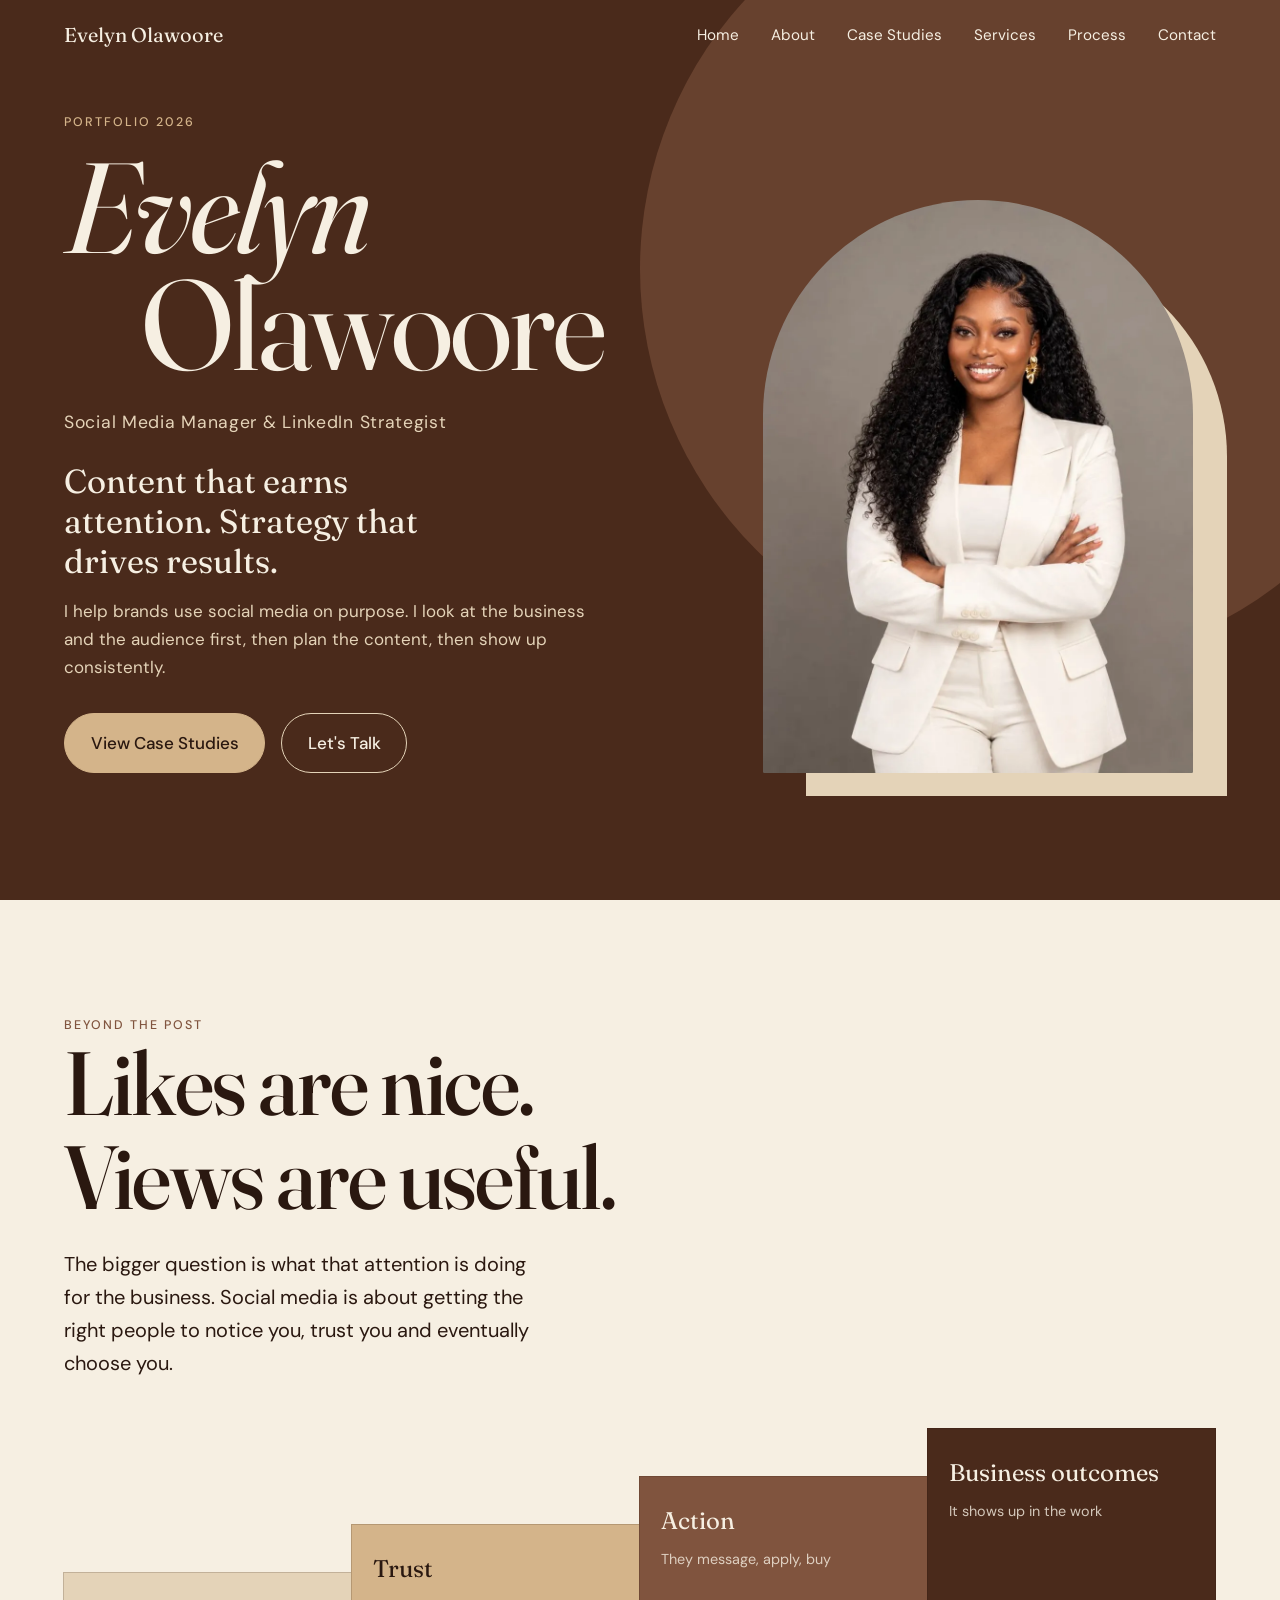
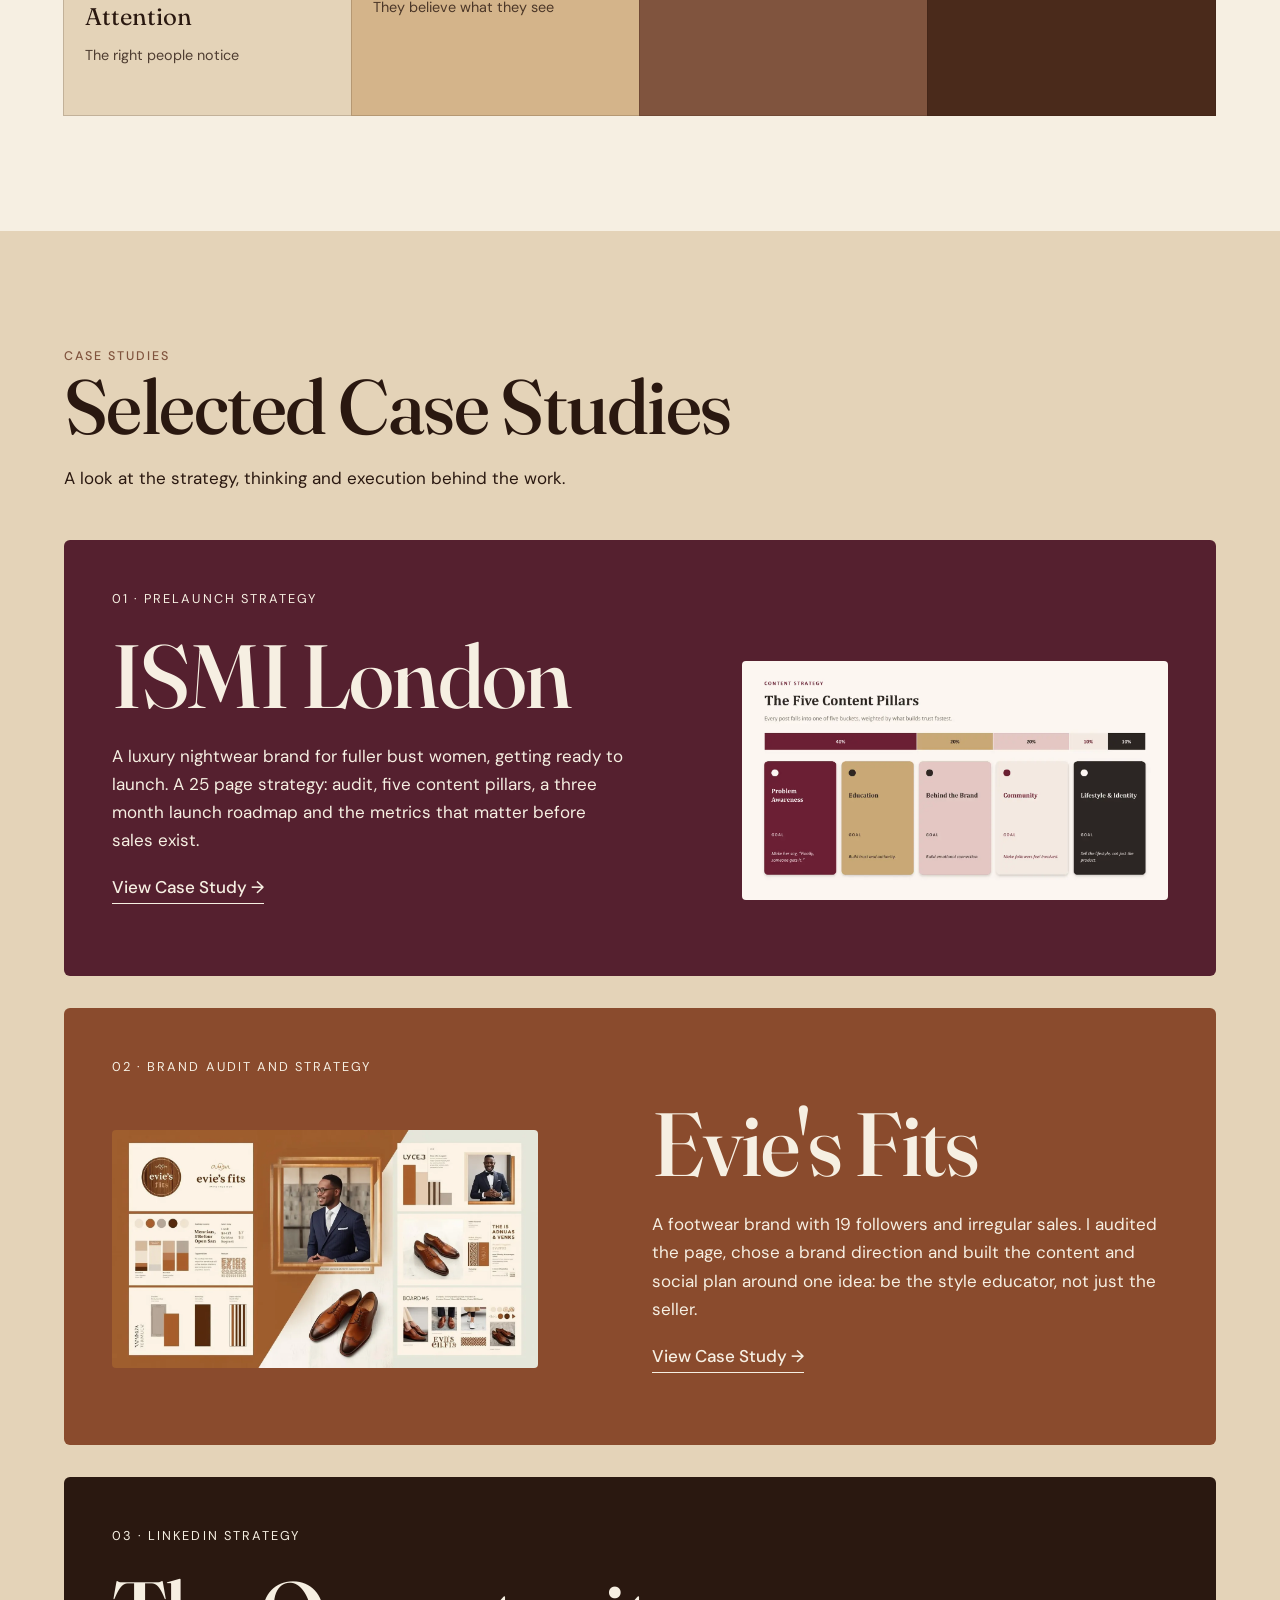
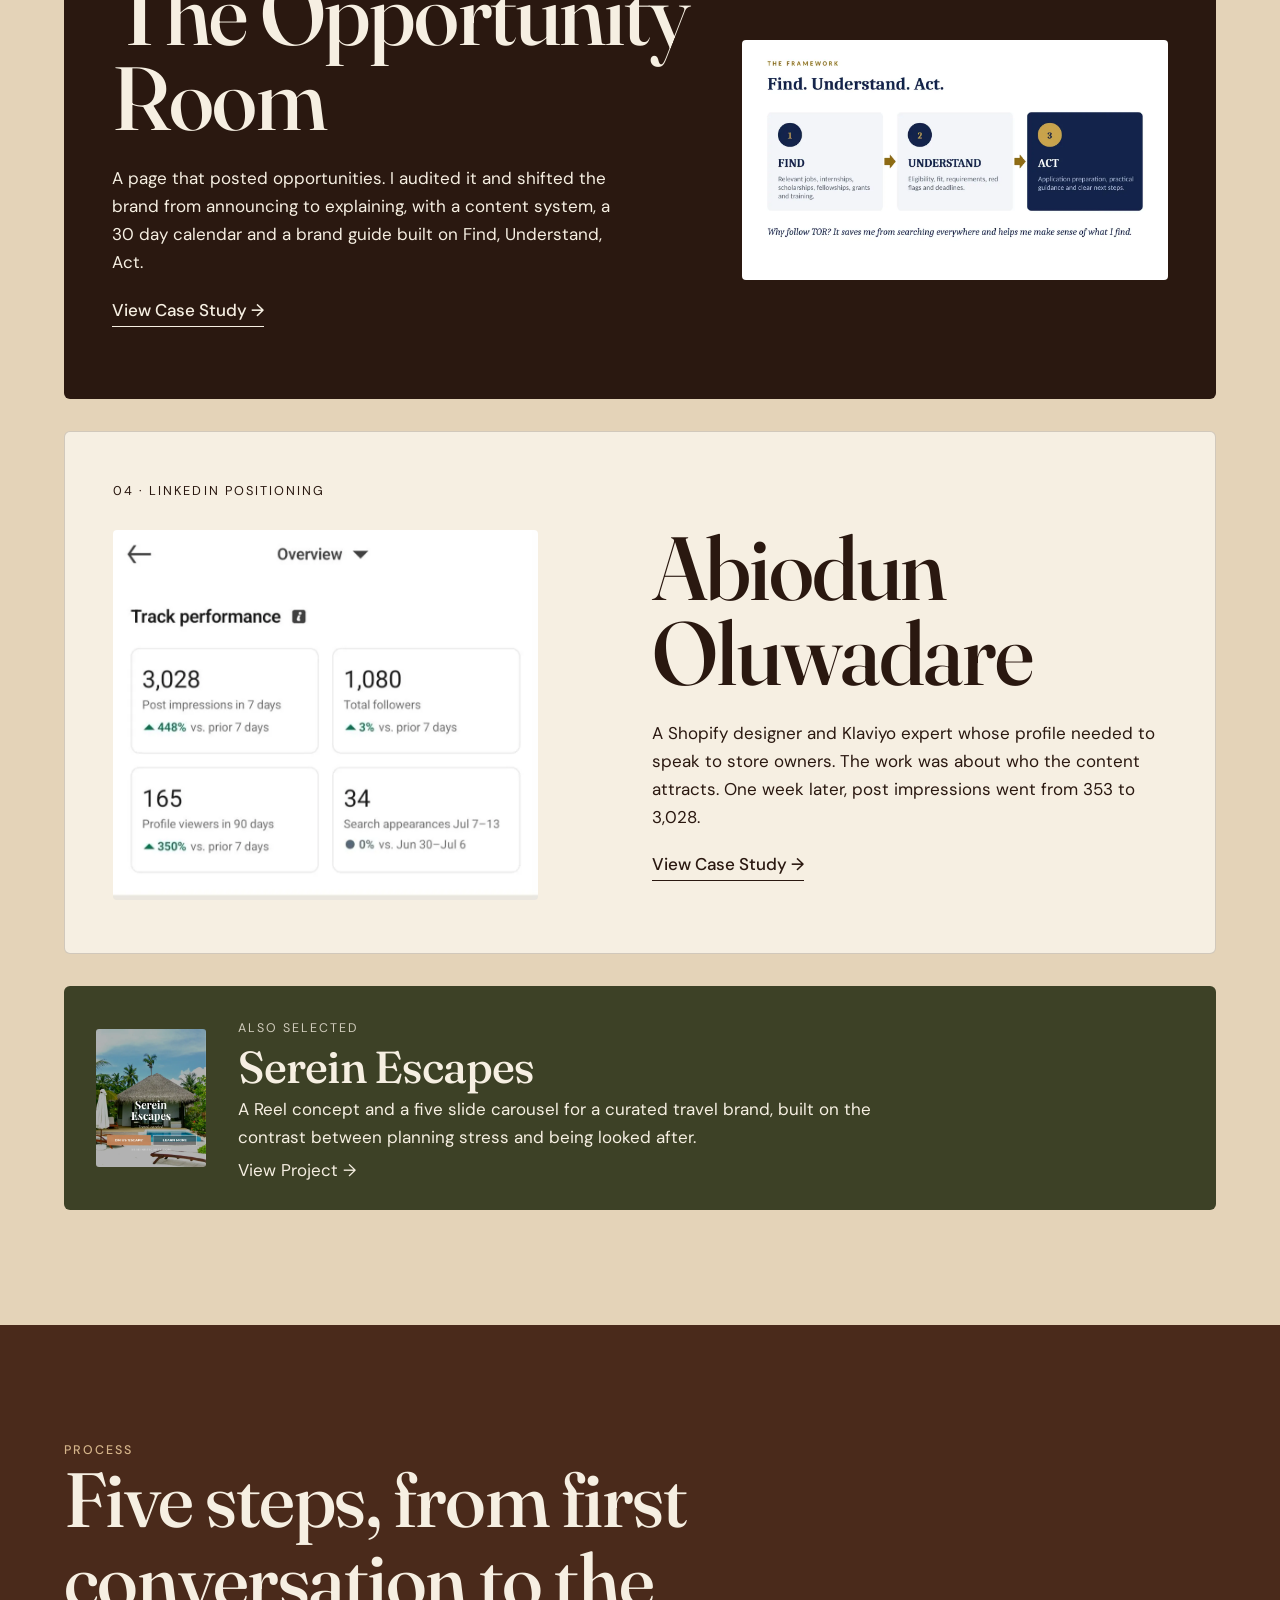
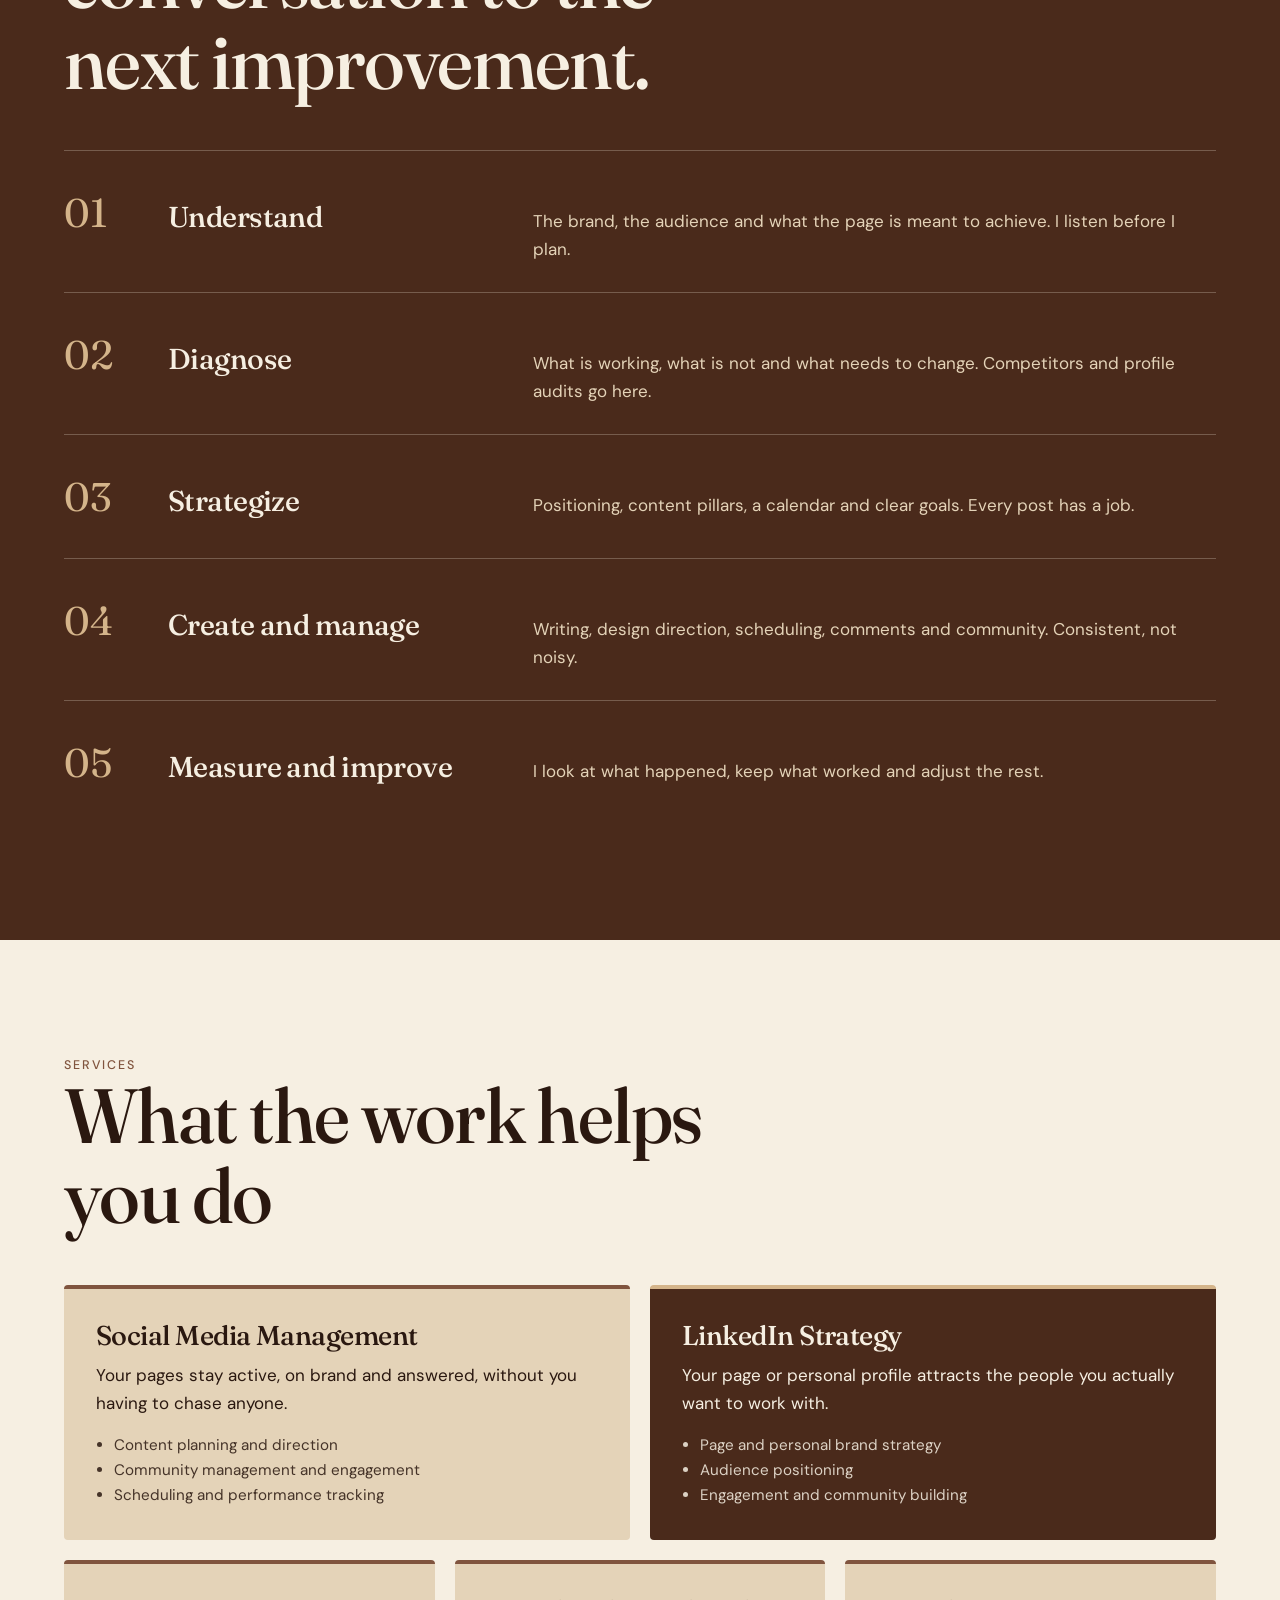
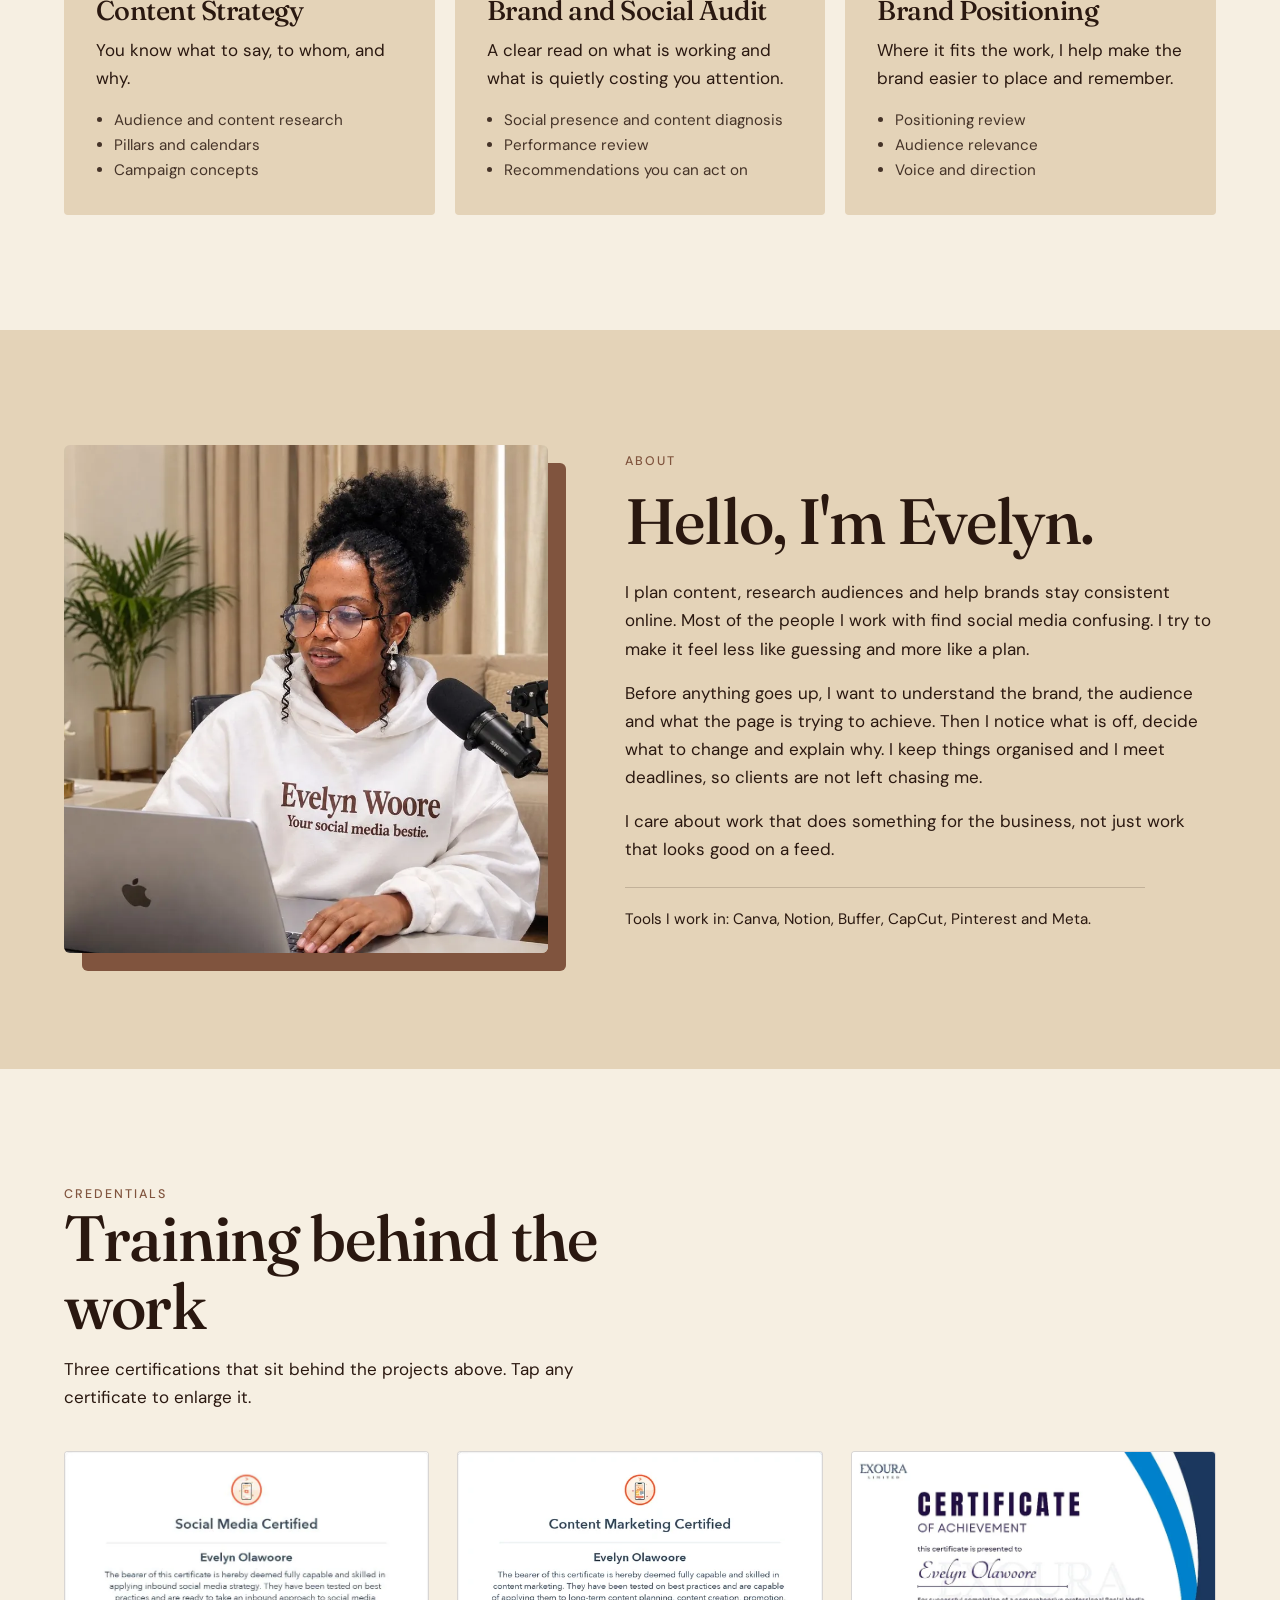
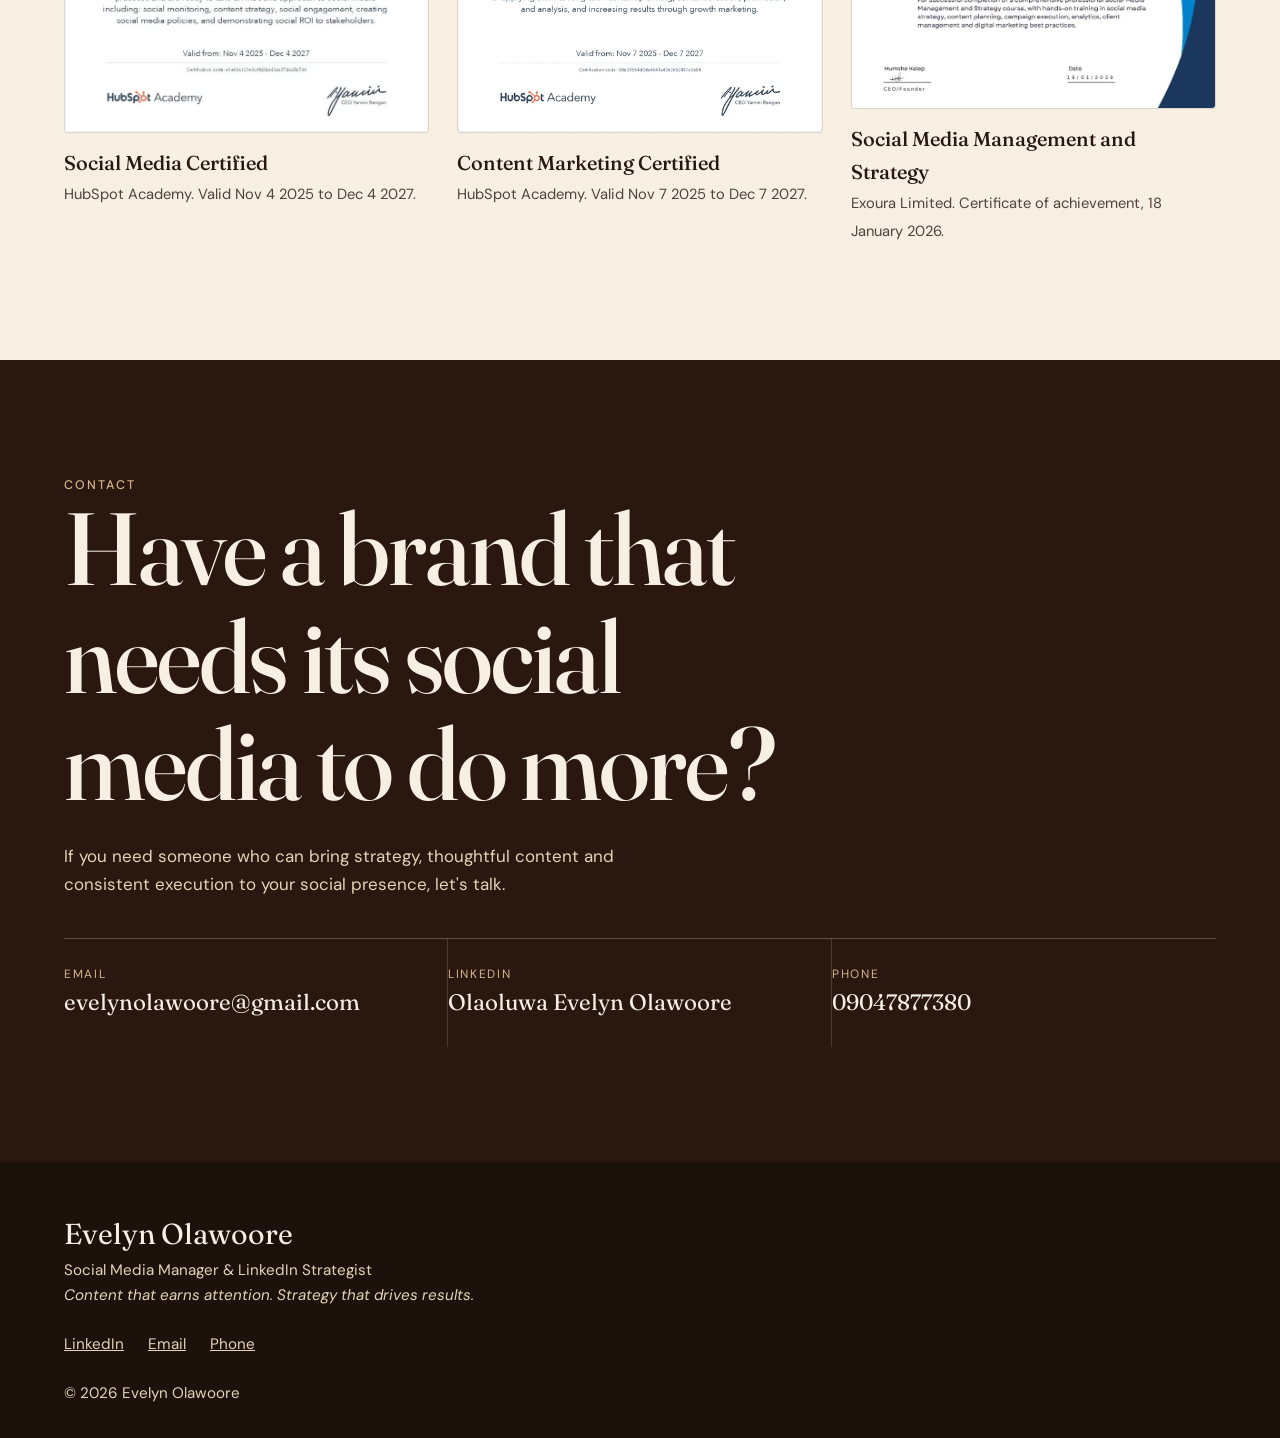
<file: index.html>
<!doctype html><html lang="en"><head><meta charset="utf-8"><meta name="viewport" content="width=device-width,initial-scale=1"><link rel="icon" href="data:image/svg+xml,%3Csvg xmlns=%27http://www.w3.org/2000/svg%27 viewBox=%270 0 64 64%27%3E%3Crect width=%2764%27 height=%2764%27 rx=%2714%27 fill=%27%234a2a1b%27/%3E%3Ctext x=%2732%27 y=%2745%27 font-size=%2740%27 text-anchor=%27middle%27 fill=%27%23e4d3b8%27 font-family=%27Georgia%27 font-style=%27italic%27%3EE%3C/text%3E%3C/svg%3E"><link rel="preconnect" href="https://fonts.googleapis.com"><link rel="preconnect" href="https://fonts.gstatic.com" crossorigin><link rel="stylesheet" href="https://fonts.googleapis.com/css2?family=DM+Sans:wght@400;500&family=Fraunces:ital,opsz,wght@0,9..144,400;0,9..144,500;1,9..144,400&display=swap"><link rel="stylesheet" href="css/style.css">
<title>Evelyn Olawoore | Social Media Manager and LinkedIn Strategist</title>
<meta name="description" content="Evelyn Olawoore is a social media manager and LinkedIn strategist who plans before she posts. Audience research, brand audits, content strategy and consistent execution.">
<meta property="og:title" content="Evelyn Olawoore | Social Media Manager and LinkedIn Strategist"><meta property="og:description" content="Strategy, thoughtful content and consistent execution for brands. Case studies in brand strategy, LinkedIn and social media."><meta property="og:type" content="website"><meta property="og:image" content="assets/img/evelyn-portrait.webp"><meta name="theme-color" content="#4a2a1b"></head>
<body><a class="skip" href="#main" >Skip to content</a><header class="nav"><div class="wrap"><a class="logo" href="index.html#home">Evelyn Olawoore</a><button class="menu" aria-expanded="false" aria-controls="menu">Menu</button><nav aria-label="Main"><ul id="menu"><li><a href="index.html#home">Home</a></li><li><a href="index.html#about">About</a></li><li><a href="index.html#case-studies">Case Studies</a></li><li><a href="index.html#services">Services</a></li><li><a href="index.html#process">Process</a></li><li><a href="index.html#contact">Contact</a></li></ul></nav></div></header><main id="main">
<section class="hero" id="home"><div class="wrap"><div>
<p class="eyebrow" style="color:var(--sand)">Portfolio 2026</p>
<h1>Evelyn <span>Olawoore</span></h1>
<p class="role">Social Media Manager &amp; LinkedIn Strategist</p>
<p class="tag">Content that earns attention. Strategy that drives results.</p>
<p class="sub">I help brands use social media on purpose. I look at the business and the audience first, then plan the content, then show up consistently.</p>
<div class="cta"><a class="btn" href="#case-studies">View Case Studies</a><a class="btn ghost" href="#contact">Let's Talk</a></div></div>
<div class="portrait"><img src="assets/img/evelyn-portrait.webp" alt="Portrait of Evelyn Olawoore in a cream blazer, smiling with arms crossed" width="900" height="1200" fetchpriority="high"></div></div></section>

<section class="beyond"><div class="wrap">
<p class="eyebrow">Beyond the post</p><h2 class="rv">Likes are nice. Views are useful.</h2>
<p class="lead rv">The bigger question is what that attention is doing for the business. Social media is about getting the right people to notice you, trust you and eventually choose you.</p>
<div class="steps rv"><div>Attention<small>The right people notice</small></div><div>Trust<small>They believe what they see</small></div><div>Action<small>They message, apply, buy</small></div><div>Business outcomes<small>It shows up in the work</small></div></div></div></section>

<section class="cases" id="case-studies"><div class="wrap">
<p class="eyebrow">Case studies</p><h2>Selected Case Studies</h2><p class="intro">A look at the strategy, thinking and execution behind the work.</p>
<a class="case t-plum rv" href="case.html?c=ismi" aria-label="View case study: ISMI London"><span class="n">01 · Prelaunch strategy</span><h3>ISMI London</h3><div class="txt"><p>A luxury nightwear brand for fuller bust women, getting ready to launch. A 25 page strategy: audit, five content pillars, a three month launch roadmap and the metrics that matter before sales exist.</p><span class="go">View Case Study →</span></div><div class="pic"><img loading="lazy" src="assets/img/ismi-pillars.webp" alt="ISMI London content pillars slide with five weighted pillars" width="1400" height="787"></div></a>
<a class="case alt t-terra rv" href="case.html?c=eviesfits" aria-label="View case study: Evie's Fits"><span class="n">02 · Brand audit and strategy</span><h3>Evie's Fits</h3><div class="txt"><p>A footwear brand with 19 followers and irregular sales. I audited the page, chose a brand direction and built the content and social plan around one idea: be the style educator, not just the seller.</p><span class="go">View Case Study →</span></div><div class="pic"><img loading="lazy" src="assets/img/evies-boards-2.webp" alt="Evie's Fits brand boards in brown and cream" width="1400" height="784"></div></a>
<a class="case t-night rv" href="case.html?c=opportunityroom" aria-label="View case study: The Opportunity Room"><span class="n">03 · LinkedIn strategy</span><h3>The Opportunity Room</h3><div class="txt"><p>A page that posted opportunities. I audited it and shifted the brand from announcing to explaining, with a content system, a 30 day calendar and a brand guide built on Find, Understand, Act.</p><span class="go">View Case Study →</span></div><div class="pic"><img loading="lazy" src="assets/img/tor-framework.webp" alt="TOR Find, Understand, Act framework slide" width="1400" height="788"></div></a>
<a class="case alt t-cream rv" href="case.html?c=abiodun" aria-label="View case study: Abiodun Oluwadare"><span class="n">04 · LinkedIn positioning</span><h3>Abiodun Oluwadare</h3><div class="txt"><p>A Shopify designer and Klaviyo expert whose profile needed to speak to store owners. The work was about who the content attracts. One week later, post impressions went from 353 to 3,028.</p><span class="go">View Case Study →</span></div><div class="pic"><img loading="lazy" src="assets/img/abiodun-after.webp" alt="Abiodun's LinkedIn analytics after one week" width="924" height="804"></div></a>
<a class="mini t-olive rv" href="case.html?c=serein" aria-label="View selected project: Serein Escapes"><img loading="lazy" src="assets/img/serein-5.webp" alt="Serein Escapes carousel closing slide" width="720" height="899"><div><span class="n">Also selected</span><h3>Serein Escapes</h3><p>A Reel concept and a five slide carousel for a curated travel brand, built on the contrast between planning stress and being looked after.</p><span class="go">View Project →</span></div></a>
</div></section>

<section class="process" id="process"><div class="wrap"><p class="eyebrow" style="color:var(--sand)">Process</p><h2>Five steps, from first conversation to the next improvement.</h2>
<ol class="proc">
<li class="rv"><h3>Understand</h3><p>The brand, the audience and what the page is meant to achieve. I listen before I plan.</p></li>
<li class="rv"><h3>Diagnose</h3><p>What is working, what is not and what needs to change. Competitors and profile audits go here.</p></li>
<li class="rv"><h3>Strategize</h3><p>Positioning, content pillars, a calendar and clear goals. Every post has a job.</p></li>
<li class="rv"><h3>Create and manage</h3><p>Writing, design direction, scheduling, comments and community. Consistent, not noisy.</p></li>
<li class="rv"><h3>Measure and improve</h3><p>I look at what happened, keep what worked and adjust the rest.</p></li></ol></div></section>

<section class="services" id="services"><div class="wrap"><p class="eyebrow">Services</p><h2>What the work helps you do</h2>
<div class="svc">
<article class="rv"><h3>Social Media Management</h3><p>Your pages stay active, on brand and answered, without you having to chase anyone.</p><ul><li>Content planning and direction</li><li>Community management and engagement</li><li>Scheduling and performance tracking</li></ul></article>
<article class="rv"><h3>LinkedIn Strategy</h3><p>Your page or personal profile attracts the people you actually want to work with.</p><ul><li>Page and personal brand strategy</li><li>Audience positioning</li><li>Engagement and community building</li></ul></article>
<article class="rv"><h3>Content Strategy</h3><p>You know what to say, to whom, and why.</p><ul><li>Audience and content research</li><li>Pillars and calendars</li><li>Campaign concepts</li></ul></article>
<article class="rv"><h3>Brand and Social Audit</h3><p>A clear read on what is working and what is quietly costing you attention.</p><ul><li>Social presence and content diagnosis</li><li>Performance review</li><li>Recommendations you can act on</li></ul></article>
<article class="rv"><h3>Brand Positioning</h3><p>Where it fits the work, I help make the brand easier to place and remember.</p><ul><li>Positioning review</li><li>Audience relevance</li><li>Voice and direction</li></ul></article></div></div></section>

<section class="about" id="about"><div class="wrap"><img loading="lazy" src="assets/img/evelyn-working.webp" alt="Evelyn Olawoore working at her laptop with a microphone beside her" width="1000" height="898">
<div class="rv"><p class="eyebrow">About</p><h2>Hello, I'm Evelyn.</h2>
<p>I plan content, research audiences and help brands stay consistent online. Most of the people I work with find social media confusing. I try to make it feel less like guessing and more like a plan.</p>
<p>Before anything goes up, I want to understand the brand, the audience and what the page is trying to achieve. Then I notice what is off, decide what to change and explain why. I keep things organised and I meet deadlines, so clients are not left chasing me.</p>
<p>I care about work that does something for the business, not just work that looks good on a feed.</p>
<p class="tools">Tools I work in: Canva, Notion, Buffer, CapCut, Pinterest and Meta.</p></div></div></section>

<section class="cred" id="credentials"><div class="wrap"><p class="eyebrow">Credentials</p><h2 class="rv">Training behind the work</h2><p class="lead rv">Three certifications that sit behind the projects above. Tap any certificate to enlarge it.</p>
<div class="certs rv"><figure><img data-zoom tabindex="0" role="button" loading="lazy" src="assets/img/cert-hubspot-social.webp" alt="HubSpot Academy Social Media Certified certificate for Evelyn Olawoore" width="800" height="617"><b>Social Media Certified</b><span>HubSpot Academy. Valid Nov 4 2025 to Dec 4 2027.</span></figure>
<figure><img data-zoom tabindex="0" role="button" loading="lazy" src="assets/img/cert-hubspot-content.webp" alt="HubSpot Academy Content Marketing Certified certificate for Evelyn Olawoore" width="570" height="440"><b>Content Marketing Certified</b><span>HubSpot Academy. Valid Nov 7 2025 to Dec 7 2027.</span></figure>
<figure><img data-zoom tabindex="0" role="button" loading="lazy" src="assets/img/cert-exoura.webp" alt="Exoura Limited certificate of achievement in Social Media Management and Strategy for Evelyn Olawoore" width="800" height="565"><b>Social Media Management and Strategy</b><span>Exoura Limited. Certificate of achievement, 18 January 2026.</span></figure></div></div></section>

<section class="contact" id="contact"><div class="wrap"><p class="eyebrow" style="color:var(--sand)">Contact</p><h2>Have a brand that needs its social media to do more?</h2>
<p class="l">If you need someone who can bring strategy, thoughtful content and consistent execution to your social presence, let's talk.</p>
<div class="reach"><a href="mailto:evelynolawoore@gmail.com"><small>Email</small><span>evelynolawoore@gmail.com</span></a><a href="https://www.linkedin.com/in/olaoluwa-evelyn-olawoore" target="_blank" rel="noopener"><small>LinkedIn</small><span>Olaoluwa Evelyn Olawoore</span></a><a href="tel:+2349047877380"><small>Phone</small><span>09047877380</span></a></div></div></section>
</main><footer><div class="wrap"><div><p class="big">Evelyn Olawoore</p><p>Social Media Manager &amp; LinkedIn Strategist</p><p><em>Content that earns attention. Strategy that drives results.</em></p></div><nav aria-label="Contact links"><a href="https://www.linkedin.com/in/olaoluwa-evelyn-olawoore" target="_blank" rel="noopener">LinkedIn</a><a href="mailto:evelynolawoore@gmail.com">Email</a><a href="tel:+2349047877380">Phone</a></nav><p>© 2026 Evelyn Olawoore</p></div></footer><script src="js/images.js"></script><script src="js/main.js"></script></body></html>
</file>
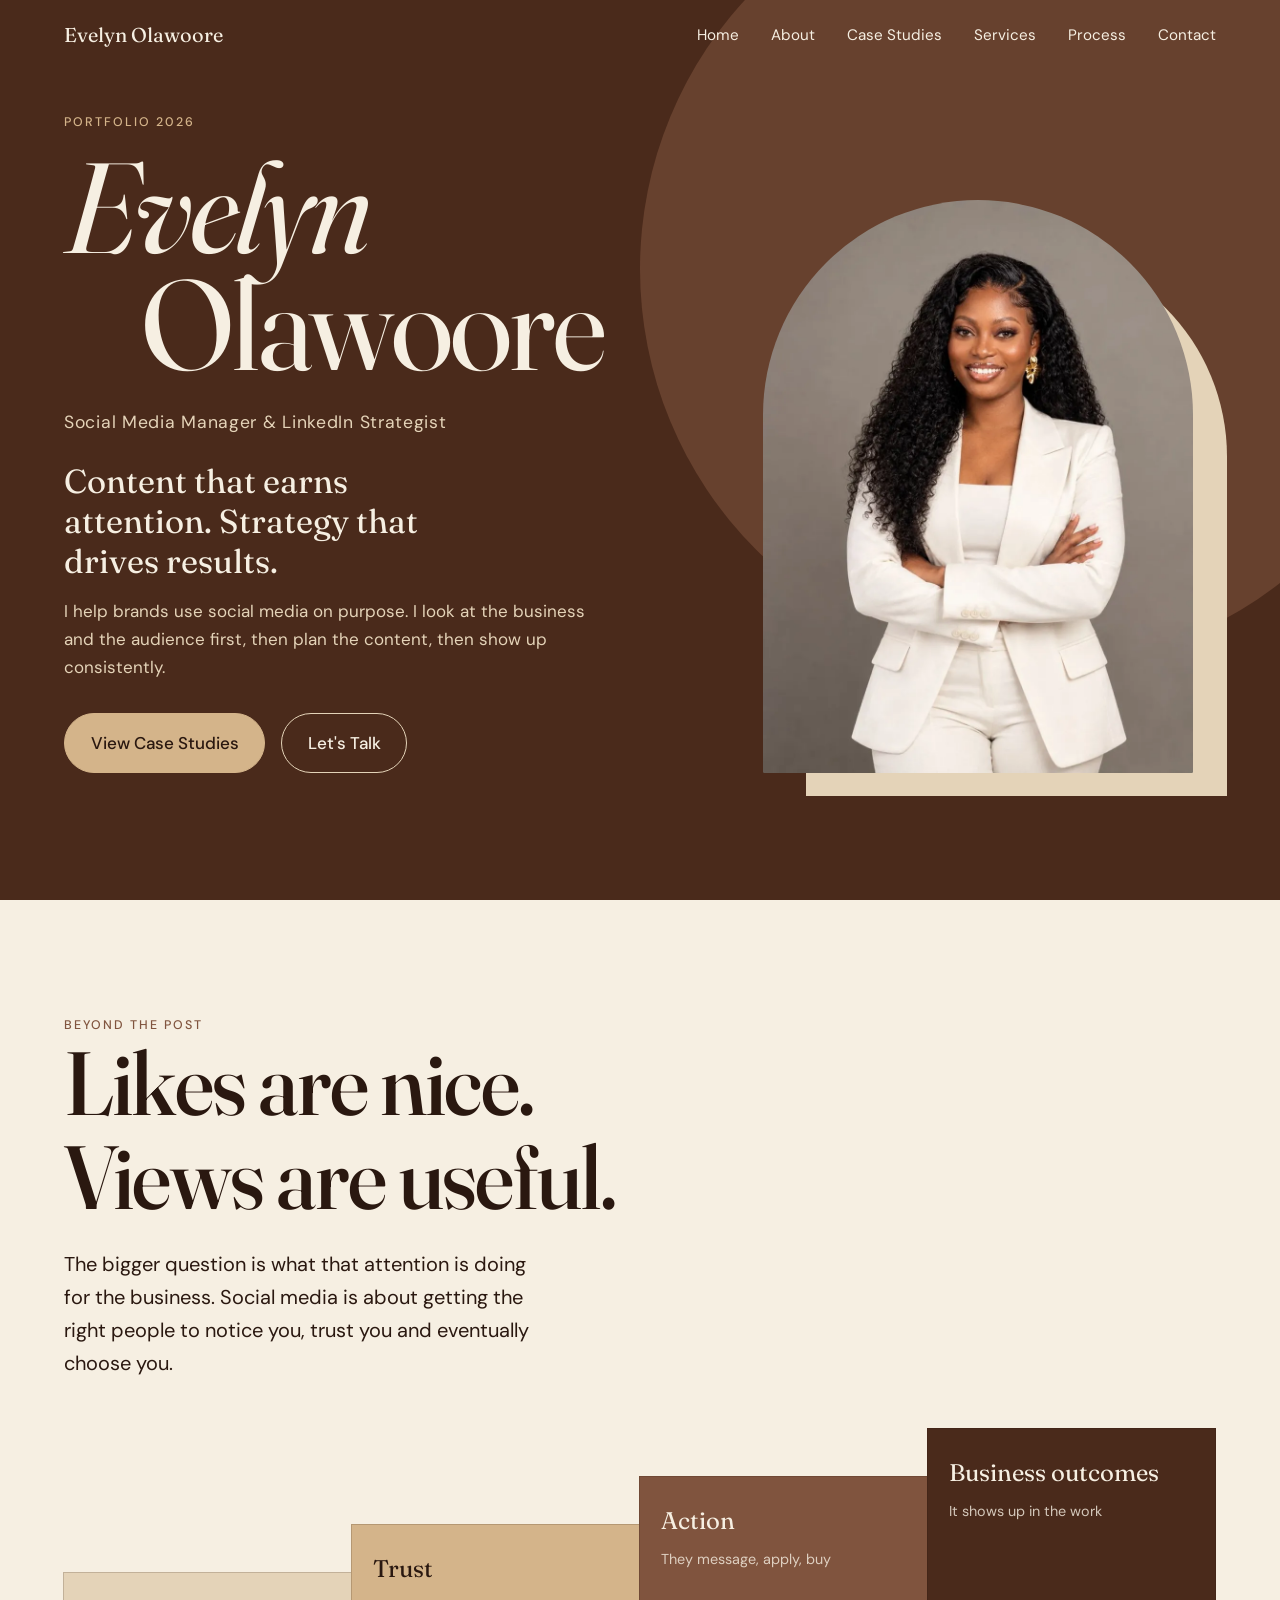
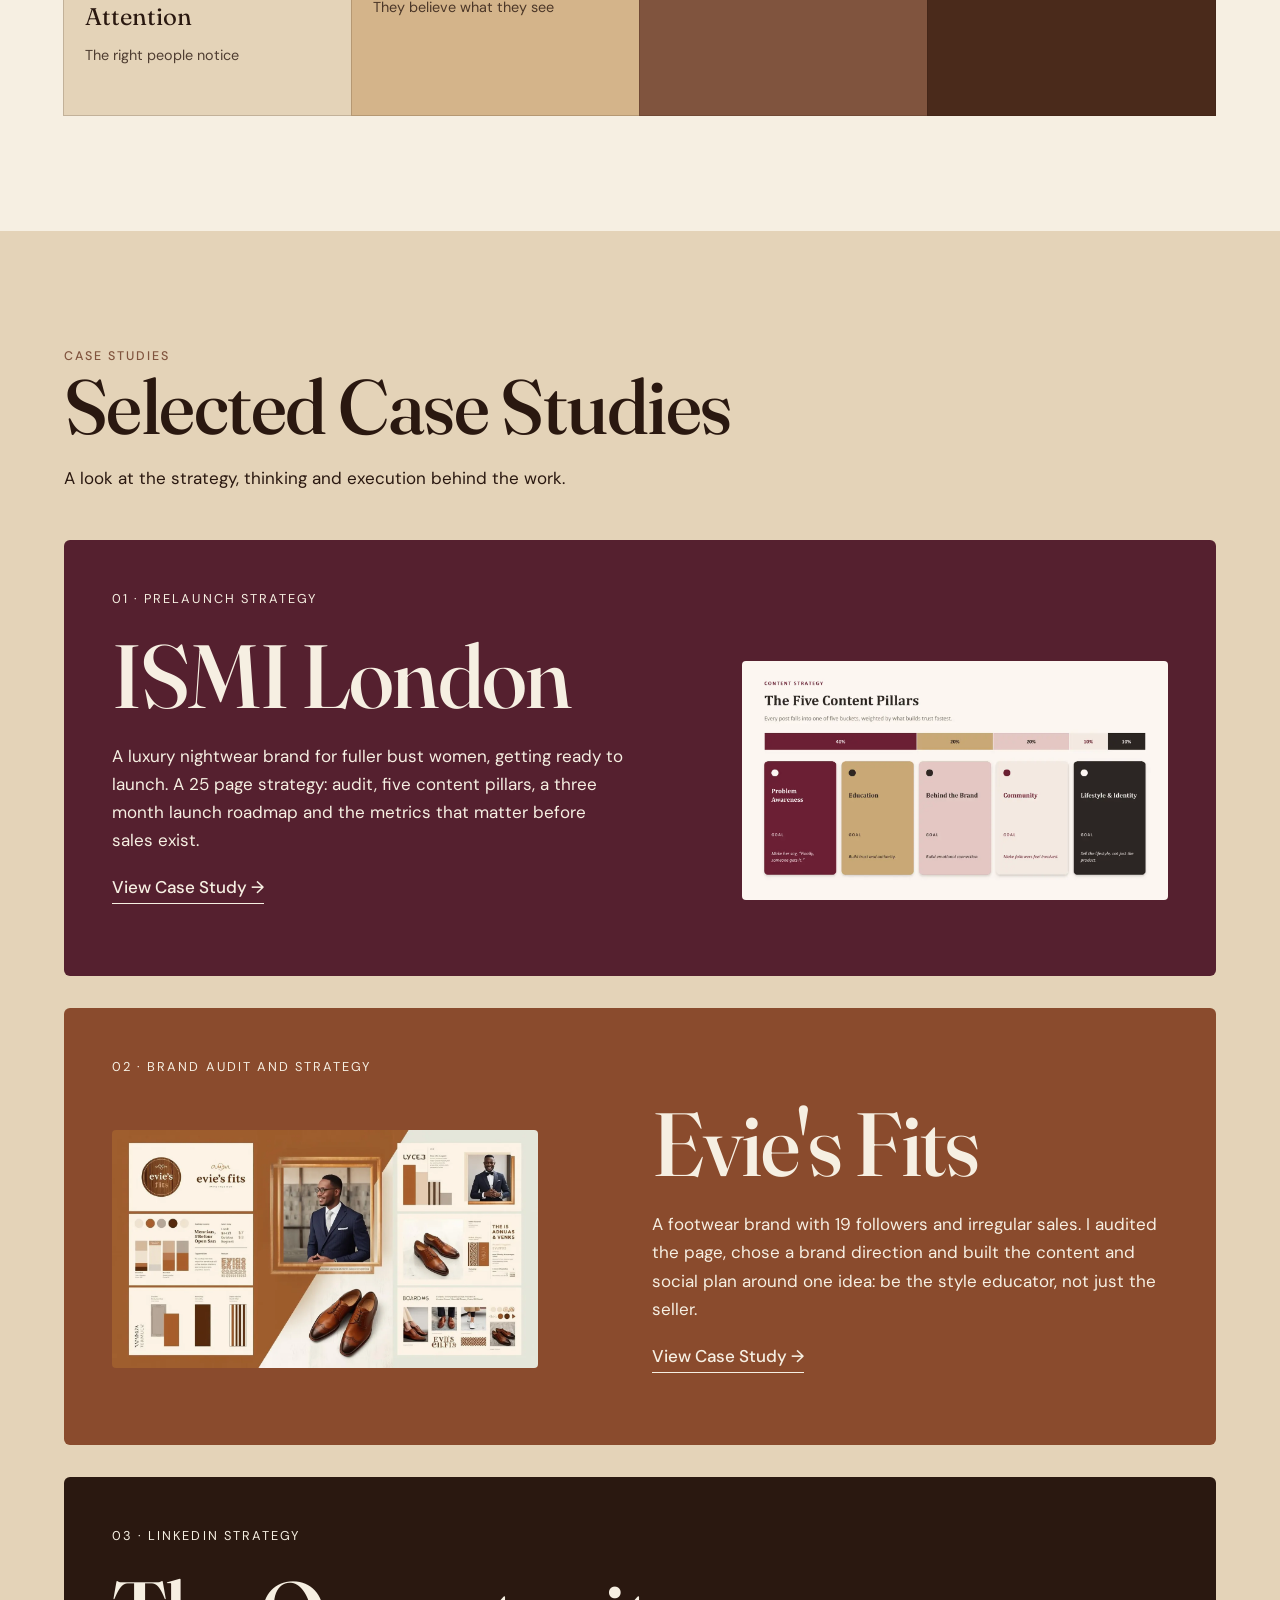
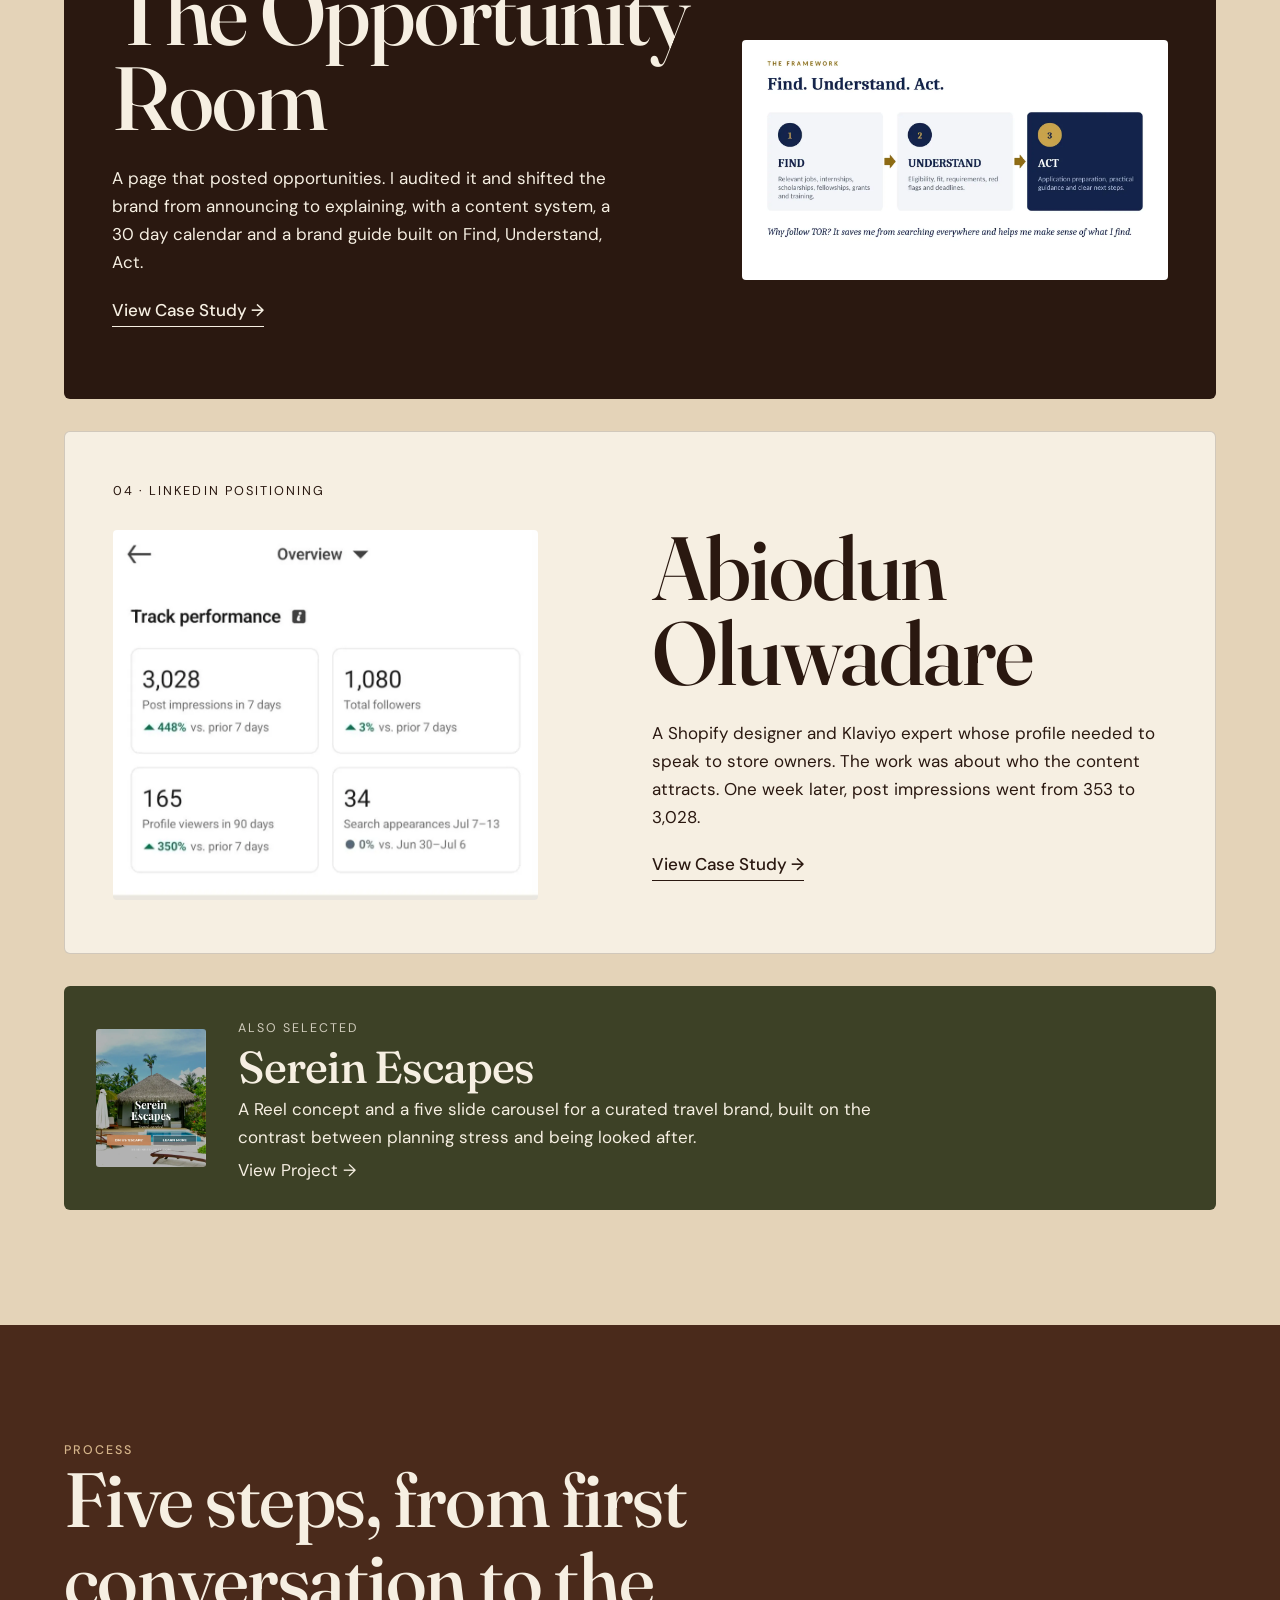
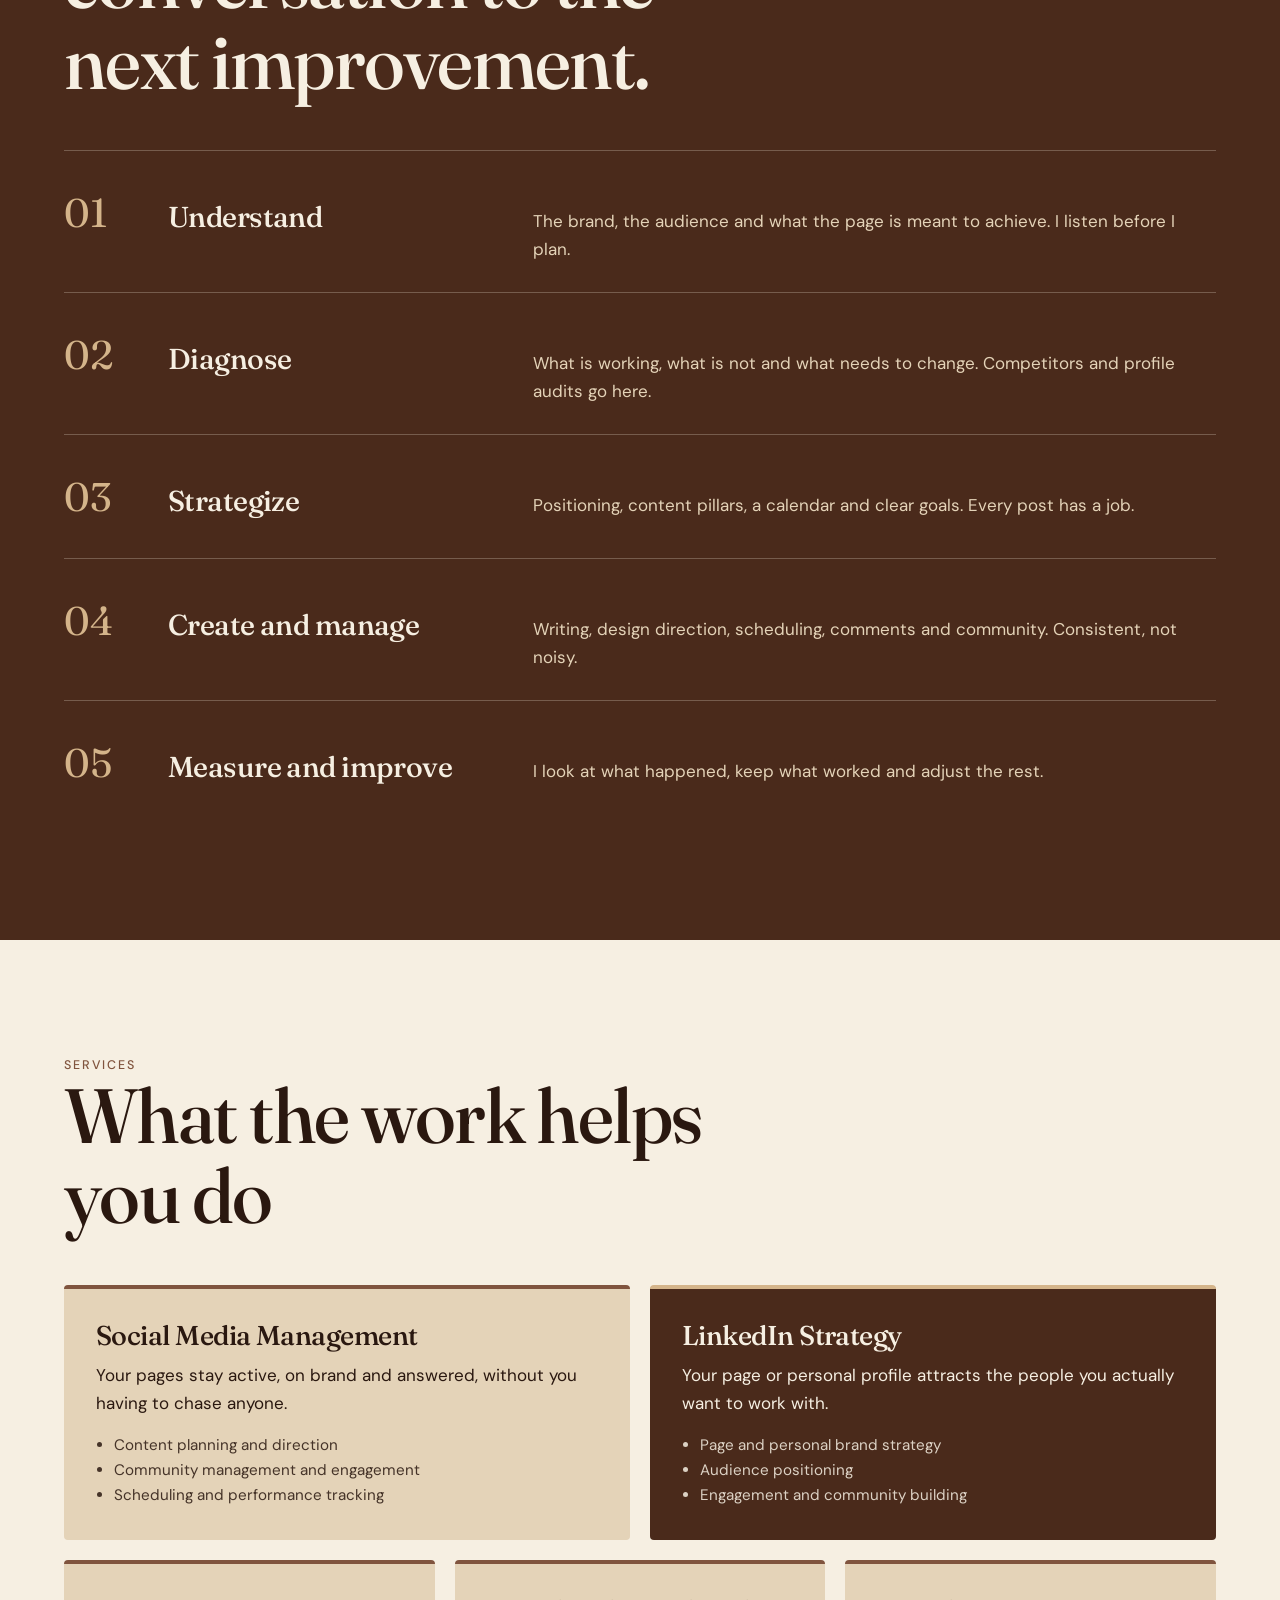
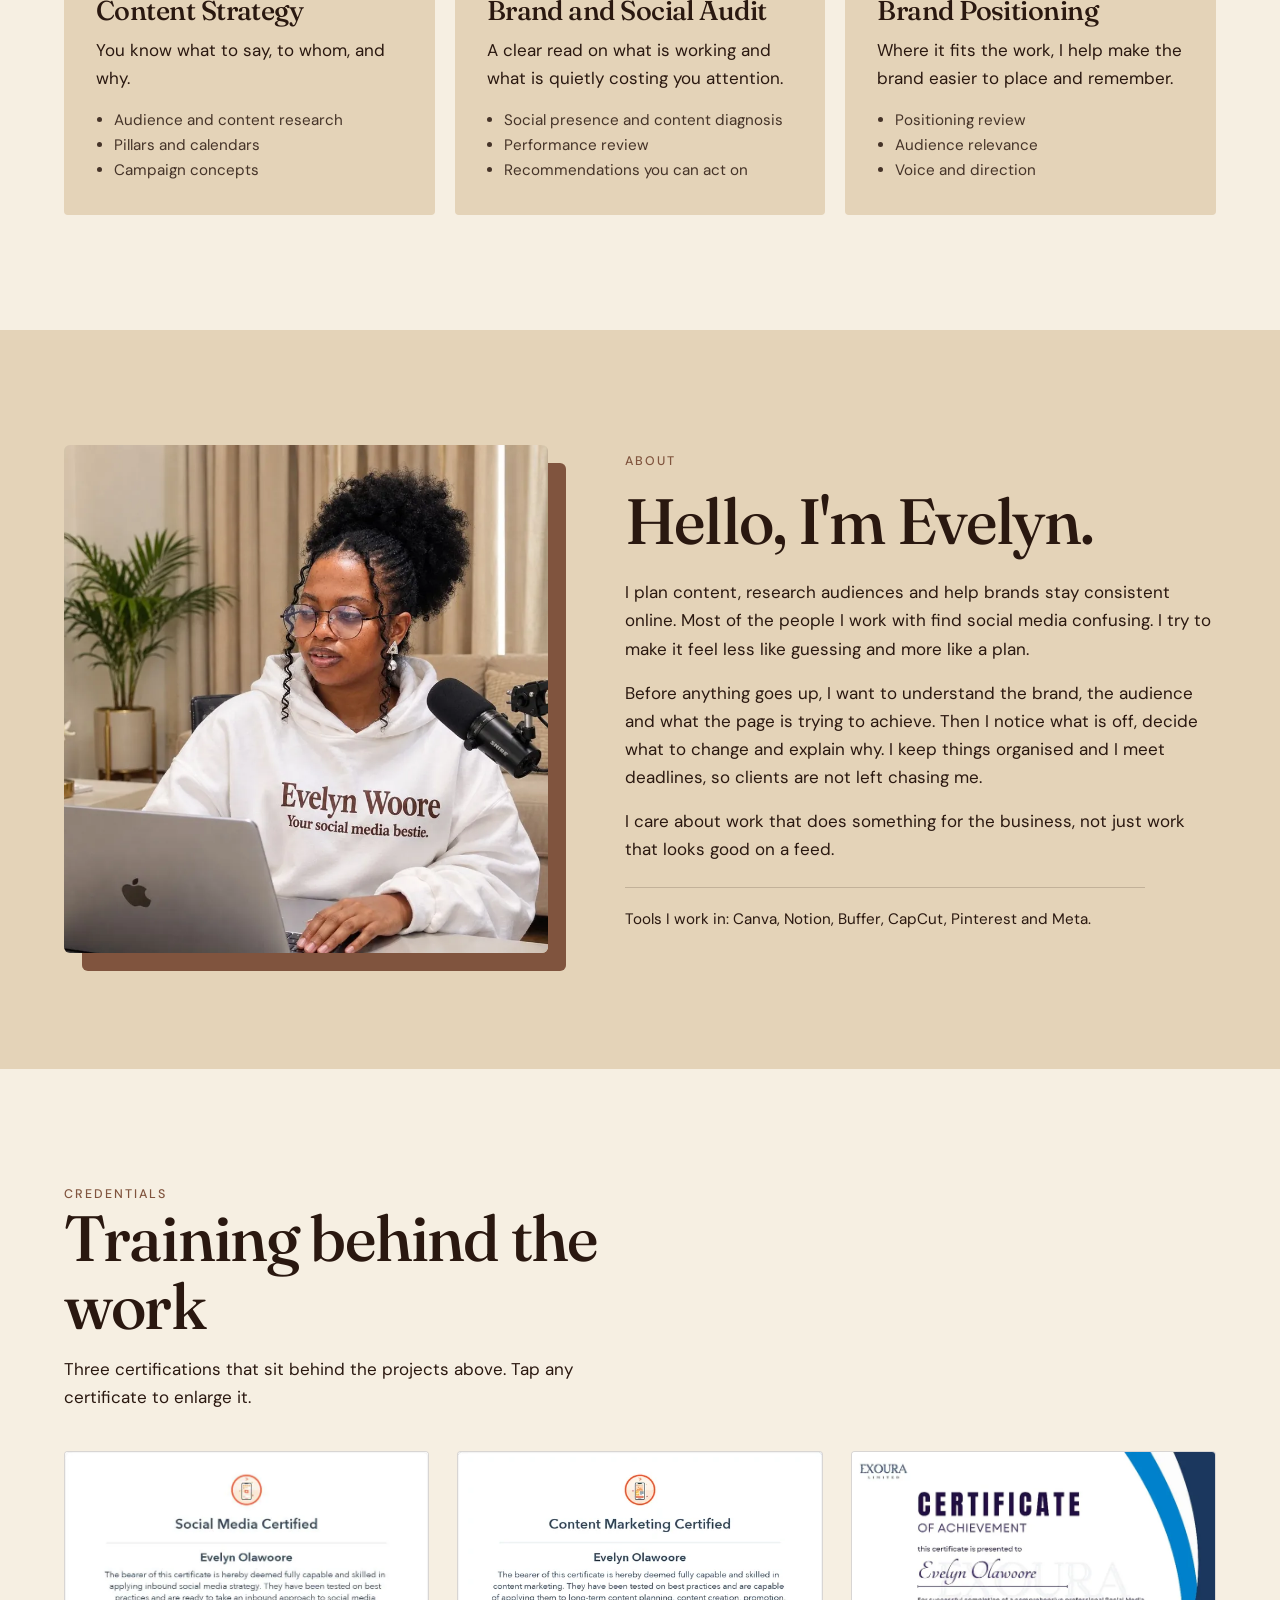
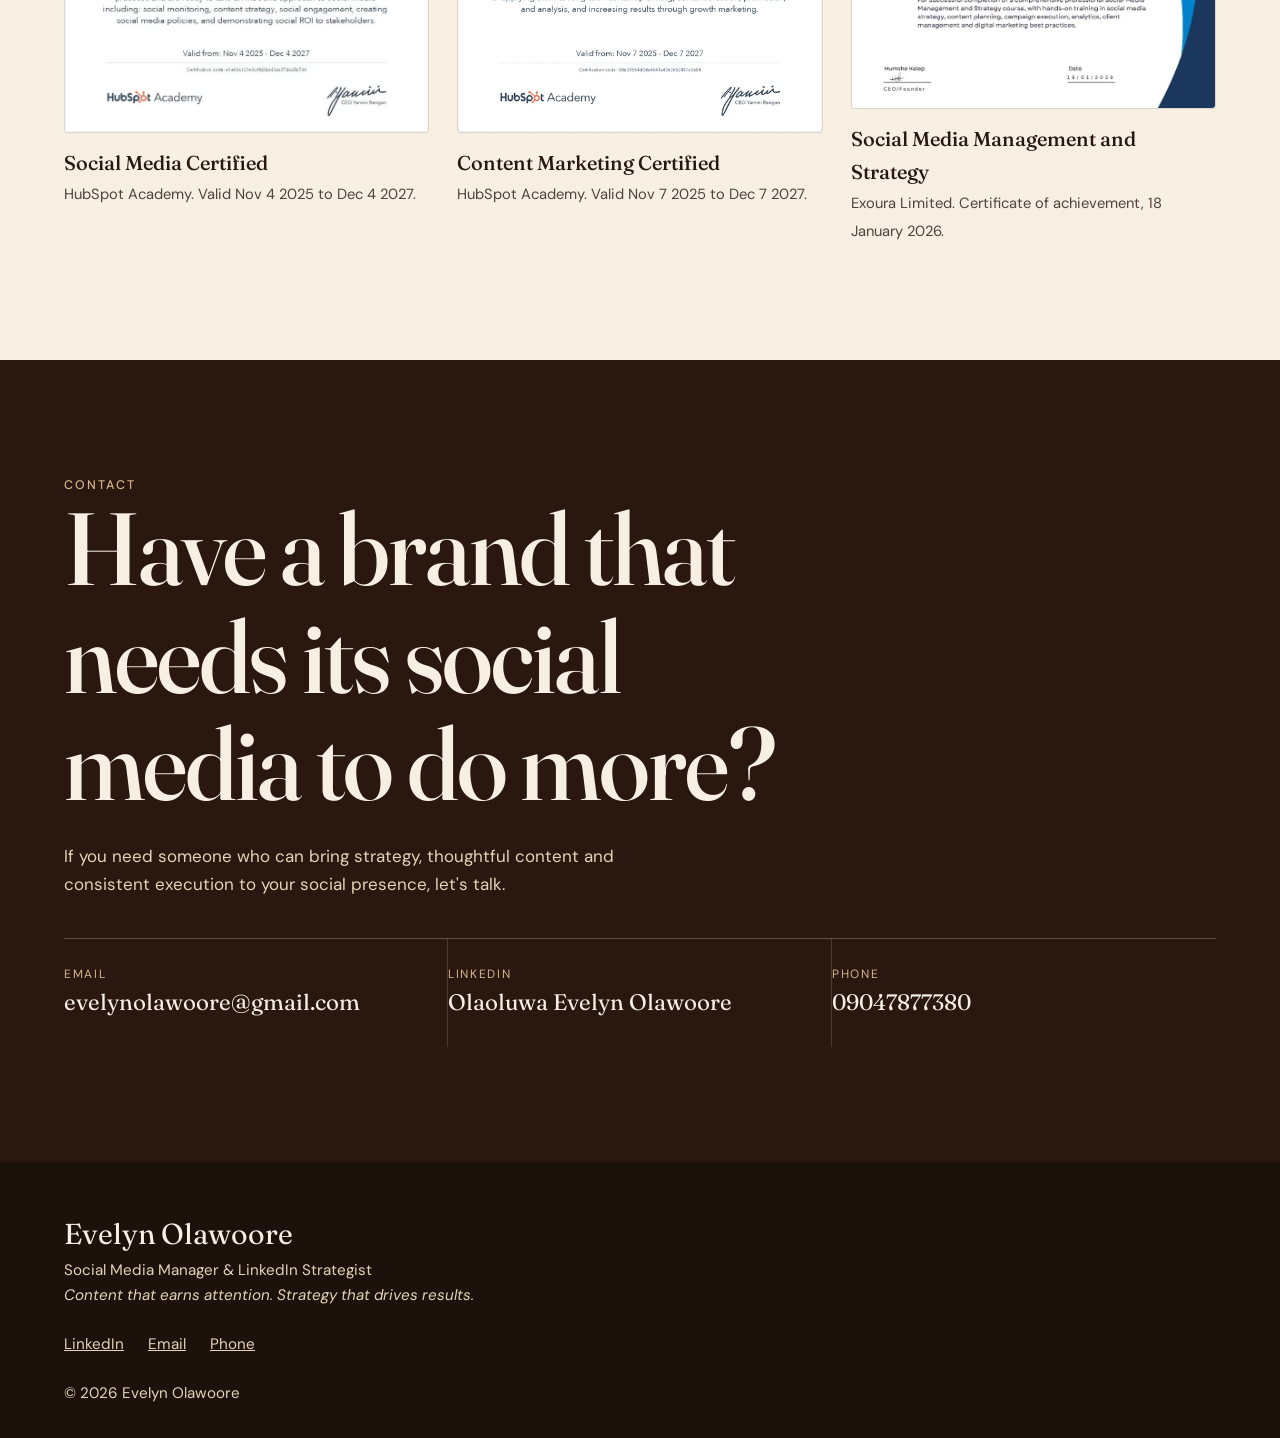
<file: case.html>
<!doctype html><html lang="en"><head><meta charset="utf-8"><meta name="viewport" content="width=device-width,initial-scale=1"><link rel="icon" href="data:image/svg+xml,%3Csvg xmlns=%27http://www.w3.org/2000/svg%27 viewBox=%270 0 64 64%27%3E%3Crect width=%2764%27 height=%2764%27 rx=%2714%27 fill=%27%234a2a1b%27/%3E%3Ctext x=%2732%27 y=%2745%27 font-size=%2740%27 text-anchor=%27middle%27 fill=%27%23e4d3b8%27 font-family=%27Georgia%27 font-style=%27italic%27%3EE%3C/text%3E%3C/svg%3E"><link rel="preconnect" href="https://fonts.googleapis.com"><link rel="preconnect" href="https://fonts.gstatic.com" crossorigin><link rel="stylesheet" href="https://fonts.googleapis.com/css2?family=DM+Sans:wght@400;500&family=Fraunces:ital,opsz,wght@0,9..144,400;0,9..144,500;1,9..144,400&display=swap"><link rel="stylesheet" href="css/style.css"><title>Case Study | Evelyn Olawoore</title><meta name="description" content="A case study by Evelyn Olawoore, social media manager and LinkedIn strategist."><noscript><style>.rv{opacity:1;transform:none}</style></noscript></head>
<body><a class="skip" href="#main" >Skip to content</a><header class="nav"><div class="wrap"><a class="logo" href="index.html#home">Evelyn Olawoore</a><button class="menu" aria-expanded="false" aria-controls="menu">Menu</button><nav aria-label="Main"><ul id="menu"><li><a href="index.html#home">Home</a></li><li><a href="index.html#about">About</a></li><li><a href="index.html#case-studies">Case Studies</a></li><li><a href="index.html#services">Services</a></li><li><a href="index.html#process">Process</a></li><li><a href="index.html#contact">Contact</a></li></ul></nav></div></header><main id="main"><div id="case"></div><noscript><p style="padding:8rem 2rem">Please enable JavaScript to read this case study, or <a href="index.html#case-studies">go back to the case studies</a>.</p></noscript></main><footer><div class="wrap"><div><p class="big">Evelyn Olawoore</p><p>Social Media Manager &amp; LinkedIn Strategist</p><p><em>Content that earns attention. Strategy that drives results.</em></p></div><nav aria-label="Contact links"><a href="https://www.linkedin.com/in/olaoluwa-evelyn-olawoore" target="_blank" rel="noopener">LinkedIn</a><a href="mailto:evelynolawoore@gmail.com">Email</a><a href="tel:+2349047877380">Phone</a></nav><p>© 2026 Evelyn Olawoore</p></div></footer><script src="js/images.js"></script><script src="js/cases.js"></script><script src="js/main.js"></script></body></html>
</file>
<file: css/style.css>
:root{--ink:#2a1810;--brown:#4a2a1b;--mid:#80543e;--cream:#f6efe2;--beige:#e4d3b8;--sand:#d4b48a;--line:rgba(42,24,16,.18);--serif:"Fraunces",Georgia,serif;--sans:"DM Sans",system-ui,sans-serif;--pad:clamp(1.25rem,5vw,5rem)}
*{box-sizing:border-box;margin:0}html{scroll-behavior:smooth;scroll-padding-top:4.5rem}
body{font:400 1.0625rem/1.65 var(--sans);color:var(--ink);background:var(--cream);overflow-x:hidden}
img{max-width:100%;display:block;height:auto}a{color:inherit}
h1,h2,h3{font-family:var(--serif);font-weight:500;line-height:1.05;letter-spacing:-.02em}
:focus-visible{outline:3px solid var(--sand);outline-offset:3px}
.wrap{padding:0 var(--pad);max-width:1400px;margin:0 auto}
.eyebrow{font-size:.78rem;letter-spacing:.16em;text-transform:uppercase;font-weight:500;color:var(--mid)}
.btn{display:inline-flex;align-items:center;gap:.6rem;padding:.95rem 1.6rem;border-radius:99px;border:1.5px solid var(--brown);background:var(--brown);color:var(--cream);text-decoration:none;font-weight:500;transition:.25s}
.btn:hover{background:var(--sand);color:var(--ink);border-color:var(--sand);transform:translateY(-2px)}
.btn.ghost{background:transparent;color:inherit;border-color:currentColor}.btn.ghost:hover{background:var(--cream);color:var(--ink);border-color:var(--cream)}
/* nav */
.nav{position:fixed;inset:0 0 auto;z-index:50;transition:.3s;color:var(--cream)}
.nav.solid{background:rgba(42,24,16,.94);backdrop-filter:blur(8px);box-shadow:0 1px 0 rgba(255,255,255,.08)}
.nav .wrap{display:flex;align-items:center;justify-content:space-between;height:4.25rem}
.logo{font-family:var(--serif);font-size:1.25rem;text-decoration:none}
.nav ul{display:flex;gap:2rem;list-style:none;padding:0}
.nav li a{text-decoration:none;font-size:.95rem;position:relative}
.nav li a::after{content:"";position:absolute;left:0;bottom:-4px;height:1px;width:0;background:var(--sand);transition:.3s}
.nav li a:hover::after{width:100%}
.menu{display:none;background:none;border:1px solid currentColor;color:inherit;border-radius:99px;padding:.45rem 1rem;font:inherit}
/* hero */
.hero{background:var(--brown);color:var(--cream);min-height:100svh;padding:7rem 0 4rem;position:relative;overflow:hidden}
.hero::before{content:"";position:absolute;right:-12vw;top:-10vw;width:62vw;height:62vw;border-radius:50%;background:var(--mid);opacity:.55}
.hero .wrap{position:relative;display:grid;grid-template-columns:1.15fr .85fr;gap:2rem;align-items:end}
.hero h1{font-size:clamp(3.4rem,10vw,9rem);font-style:italic;font-weight:400;line-height:.92;margin:1rem 0 1.5rem}
.hero h1 span{display:block;font-style:normal;padding-left:.6em}
.role{font-size:1.1rem;color:var(--beige);letter-spacing:.04em}
.tag{font-family:var(--serif);font-size:clamp(1.4rem,2.6vw,2.1rem);max-width:20ch;margin:1.5rem 0 1rem;line-height:1.2}
.hero p.sub{max-width:46ch;color:var(--beige)}.cta{display:flex;gap:1rem;flex-wrap:wrap;margin-top:2rem}
.hero .btn{background:var(--sand);border-color:var(--sand);color:var(--ink)}.hero .btn:hover{background:var(--cream);border-color:var(--cream)}.hero .btn.ghost{background:transparent;color:var(--cream);border-color:var(--beige)}
.portrait{position:relative;justify-self:center;width:min(100%,430px)}
.portrait::before{content:"";position:absolute;inset:8% -8% -4% 10%;background:var(--beige);border-radius:999px 999px 0 0}
.portrait img{position:relative;border-radius:999px 999px 6px 6px;aspect-ratio:3/4;object-fit:cover;object-position:50% 15%;width:100%}
/* sections */
section{padding:clamp(4rem,9vw,8rem) 0}
.beyond{background:var(--cream)}.beyond h2{font-size:clamp(2.6rem,7vw,6rem);max-width:12ch}
.beyond .lead{max-width:34ch;font-size:1.25rem;margin:1.5rem 0 3rem}
.steps{display:grid;grid-template-columns:repeat(4,1fr);gap:0;align-items:end}
.steps div{padding:1.5rem 1.3rem;border:1px solid var(--line);margin-left:-1px;font-family:var(--serif);font-size:1.5rem;background:var(--beige)}
.steps div small{display:block;font:400 .9rem var(--sans);margin-top:.6rem;opacity:.8}
.steps div:nth-child(1){min-height:9rem}.steps div:nth-child(2){min-height:12rem;background:var(--sand)}.steps div:nth-child(3){min-height:15rem;background:var(--mid);color:var(--cream)}.steps div:nth-child(4){min-height:18rem;background:var(--brown);color:var(--cream)}
.cases{background:var(--beige)}.cases h2{font-size:clamp(2.4rem,6vw,5rem)}.cases .intro{max-width:44ch;margin:1rem 0 3rem}
.case{display:grid;grid-template-columns:repeat(12,1fr);gap:1.5rem;align-items:center;padding:3rem;margin-bottom:2rem;border-radius:6px;text-decoration:none;position:relative;overflow:hidden;transition:transform .4s}
.case:hover{transform:translateY(-6px)}
.case .n{grid-column:1/-1;font-size:.8rem;letter-spacing:.16em;text-transform:uppercase}
.case h3{grid-column:1/8;font-size:clamp(2.6rem,7vw,6.2rem);line-height:.95}
.case .txt{grid-column:1/7}.case .pic{grid-column:8/13;grid-row:2/5;overflow:hidden;border-radius:4px}
.case .pic img{transition:transform .8s;width:100%}.case:hover .pic img{transform:scale(1.04)}
.case .go{display:inline-block;margin-top:1.2rem;border-bottom:1.5px solid currentColor;padding-bottom:2px;font-weight:500}
.t-terra{background:#8a4b2d;color:var(--cream)}.t-night{background:var(--ink);color:var(--cream)}.t-cream{background:var(--cream);color:var(--ink);border:1px solid var(--line)}
.case.alt .pic{grid-column:1/6}.case.alt h3,.case.alt .txt{grid-column:7/13}.case.alt .pic{grid-row:2/5}
.case.solo{grid-template-columns:1fr}.case.solo h3,.case.solo .txt{grid-column:1/-1;max-width:40ch}.case.solo h3{max-width:none}
.quote-mark{font-family:var(--serif);font-size:5rem;line-height:.5;color:var(--sand)}
.process{background:var(--brown);color:var(--cream)}.process h2{font-size:clamp(2.4rem,6vw,5rem);max-width:14ch}
.proc{list-style:none;padding:0;margin-top:3rem;counter-reset:s}
.proc li{display:grid;grid-template-columns:5rem 1fr 2fr;gap:1.5rem;padding:1.8rem 0;border-top:1px solid rgba(246,239,226,.25);counter-increment:s;align-items:baseline}
.proc li::before{content:"0" counter(s);font-family:var(--serif);font-size:2.5rem;color:var(--sand)}
.proc h3{font-size:1.8rem}.proc p{color:var(--beige)}
.services h2{font-size:clamp(2.4rem,6vw,5rem);max-width:14ch}
.svc{margin-top:3rem;display:grid;grid-template-columns:repeat(6,1fr);gap:1.25rem}
.svc article{padding:2rem;background:var(--beige);border-radius:4px;grid-column:span 2;border-top:4px solid var(--mid)}
.svc article:nth-child(1),.svc article:nth-child(2){grid-column:span 3}
.svc article:nth-child(2){background:var(--brown);color:var(--cream);border-color:var(--sand)}
.svc h3{font-size:1.7rem;margin-bottom:.7rem}.svc p{margin-bottom:1rem}.svc ul{padding-left:1.1rem;font-size:.95rem;opacity:.85}
.about{background:var(--beige)}.about .wrap{display:grid;grid-template-columns:.9fr 1.1fr;gap:clamp(2rem,6vw,6rem);align-items:center}
.about img{border-radius:6px;aspect-ratio:1/1.05;object-fit:cover;width:100%;box-shadow:18px 18px 0 var(--mid)}
.about h2{font-size:clamp(2.2rem,5vw,4.2rem);margin:.8rem 0 1.5rem}.about p{margin-bottom:1rem;max-width:52ch}
.facts{margin-top:1.5rem;padding-top:1.2rem;border-top:1px solid var(--line);font-size:.95rem;display:grid;gap:.4rem}
.contact{background:var(--ink);color:var(--cream);text-align:left}.contact h2{font-size:clamp(2.6rem,8vw,7rem);max-width:13ch}
.contact p.l{max-width:46ch;margin:1.5rem 0 2.5rem;color:var(--beige)}
.reach{display:grid;grid-template-columns:repeat(3,1fr);border-top:1px solid rgba(246,239,226,.25)}
.reach a{padding:1.6rem 1rem 1.6rem 0;text-decoration:none;border-right:1px solid rgba(246,239,226,.15);transition:.25s;overflow-wrap:anywhere}
.reach a:last-child{border:0}.reach a:hover{color:var(--sand);padding-left:.6rem}
.reach small{display:block;color:var(--sand);letter-spacing:.14em;text-transform:uppercase;font-size:.75rem}
.reach span{font-family:var(--serif);font-size:1.4rem}
footer{background:#1d110b;color:var(--beige);padding:3rem 0 2rem;font-size:.95rem}
footer .wrap{display:grid;gap:1.5rem}footer .big{font-family:var(--serif);font-size:1.8rem;color:var(--cream)}
footer nav{display:flex;gap:1.5rem;flex-wrap:wrap}footer a:hover{color:var(--sand)}
/* case page */
.ch{padding:9rem 0 4rem}.ch h1{font-size:clamp(3rem,10vw,9rem);margin:1rem 0}.ch .line{font-family:var(--serif);font-size:clamp(1.3rem,3vw,2.2rem);max-width:28ch;line-height:1.2}
.meta{display:grid;grid-template-columns:repeat(3,1fr);gap:1.5rem;margin-top:3rem;padding-top:1.5rem;border-top:1px solid currentColor}
.meta small{display:block;text-transform:uppercase;letter-spacing:.14em;font-size:.72rem;opacity:.7}
.cover{margin-top:3rem;border-radius:6px;overflow:hidden}.cover img{width:100%}
.blk{padding:clamp(3rem,6vw,5rem) 0;border-top:1px solid var(--line)}
.blk .wrap{display:grid;grid-template-columns:1fr 2.2fr;gap:2rem}
.blk h2{font-size:clamp(1.8rem,3.6vw,3rem);margin-bottom:1.2rem}.blk p{margin-bottom:1rem;max-width:62ch}
.blk ul{padding-left:1.2rem;max-width:60ch}.blk li{margin:.4rem 0}
.gal{display:grid;grid-template-columns:repeat(auto-fit,minmax(min(100%,260px),1fr));gap:1rem;margin:1.5rem 0;align-items:start}
.gal img{border-radius:4px;box-shadow:0 8px 28px rgba(0,0,0,.14);width:100%}
.stats{display:flex;gap:2.5rem;flex-wrap:wrap;margin:1.5rem 0}.stats b{display:block;font:500 clamp(2rem,5vw,3.6rem) var(--serif)}.stats span{font-size:.9rem;opacity:.75}
.note{font-size:.9rem;opacity:.8;max-width:60ch}
.cols{display:grid;grid-template-columns:1fr 1fr;gap:1.5rem;margin-top:1rem}.cols div{padding:1.4rem;background:rgba(128,84,62,.14);border-radius:4px}.cols b{font-family:var(--serif);font-size:1.4rem;display:block}
blockquote{font-family:var(--serif);font-size:clamp(1.4rem,2.8vw,2.2rem);line-height:1.25;border-left:4px solid var(--sand);padding-left:1.4rem;max-width:36ch;margin:1rem 0}
blockquote cite{display:block;font:400 .95rem var(--sans);margin-top:1rem;opacity:.75}
table{border-collapse:collapse;width:100%;max-width:560px;margin:1rem 0}th,td{text-align:left;padding:.7rem .5rem;border-bottom:1px solid var(--line)}td:not(:first-child),th:not(:first-child){text-align:right}
.next{display:block;padding:4rem 0;text-decoration:none;background:var(--brown);color:var(--cream)}.next h2{font-size:clamp(2.2rem,6vw,5rem)}
.th-terra{background:#8a4b2d;color:var(--cream)}.th-night{background:var(--ink);color:var(--cream)}.th-cream{background:var(--beige)}
.rv{opacity:0;transform:translateY(24px);transition:opacity .8s,transform .8s}.rv.in{opacity:1;transform:none}
@media(prefers-reduced-motion:reduce){*{transition:none!important;scroll-behavior:auto!important}.rv{opacity:1;transform:none}}
@media(max-width:860px){
.menu{display:block}.nav ul{position:fixed;inset:4.25rem 0 auto;flex-direction:column;gap:0;background:var(--ink);padding:1rem var(--pad) 2rem;display:none}.nav ul.open{display:flex}.nav li a{display:block;padding:1rem 0;font-size:1.3rem;border-bottom:1px solid rgba(246,239,226,.15)}
.hero{padding-top:6rem}.hero .wrap{grid-template-columns:1fr}.portrait{width:78%;order:-1;margin-bottom:1.5rem;justify-self:start}
.steps{grid-template-columns:1fr 1fr}.steps div{min-height:9rem!important}
.case,.case.alt{padding:1.6rem;display:flex;flex-direction:column;align-items:flex-start}.case .pic{width:100%;order:3}.case h3{font-size:clamp(2.3rem,12vw,3.6rem)}
.proc li{grid-template-columns:3rem 1fr}.proc li p{grid-column:2}
.svc{grid-template-columns:1fr}.svc article,.svc article:nth-child(n){grid-column:auto}
.about .wrap,.blk .wrap{grid-template-columns:1fr}.about img{box-shadow:10px 10px 0 var(--mid)}
.reach{grid-template-columns:1fr}.reach a{border-right:0;border-bottom:1px solid rgba(246,239,226,.15)}
.meta,.cols{grid-template-columns:1fr}}
.skip{position:absolute;left:-999px;z-index:99;background:var(--cream);padding:.6rem 1rem}.skip:focus{left:1rem;top:1rem}
.menu{margin-left:auto}.nav nav{margin-left:auto}@media(max-width:860px){.nav nav{margin:0}}
/* ---- v2: showing the work ---- */
.t-plum,.th-plum{background:#55202f;color:var(--cream)}.t-olive,.th-olive{background:#3d4126;color:var(--cream)}
.blk.wide .wrap{grid-template-columns:1fr;gap:.6rem}.blk.wide .wrap>div:first-of-type p{max-width:66ch}
.figs{display:grid;grid-template-columns:repeat(12,1fr);gap:1.25rem;margin:1.75rem 0 .5rem}
.fig{margin:0;grid-column:span var(--w,12);min-width:0}
.fig img{width:100%;height:auto;border-radius:4px;box-shadow:0 8px 28px rgba(42,24,16,.16);cursor:zoom-in;transition:transform .35s,box-shadow .35s;background:#fff}
.fig img:hover{transform:translateY(-3px);box-shadow:0 14px 36px rgba(42,24,16,.22)}
.fig figcaption{font-size:.85rem;opacity:.75;margin-top:.55rem}
.figs .stats{align-self:center;margin:0;display:grid;gap:1.4rem}
.figs.strip{grid-template-columns:repeat(3,1fr)}.figs.strip .fig{grid-column:auto}
.cover.portrait{max-width:420px}
.an{display:grid;grid-template-columns:1fr auto 1fr;gap:1.25rem;align-items:center;margin:1.75rem 0 1.25rem}
.an .arrow{font-family:var(--serif);font-size:2.6rem;color:var(--mid)}
.tw{overflow-x:auto;max-width:100%}
table.big{max-width:none;width:100%}table.big th,table.big td{padding:1rem .6rem}
table.big thead th{font-size:.78rem;letter-spacing:.12em;text-transform:uppercase;font-weight:500;opacity:.7}
table.big tbody th{font-weight:500}table.big td{font:500 clamp(1.4rem,3vw,2.2rem) var(--serif)}
table.big td:last-child{color:var(--mid);background:rgba(128,84,62,.1)}
.th-cream .an+.tw td:last-child{color:var(--brown)}
.mini{display:grid;grid-template-columns:auto 1fr;gap:2rem;align-items:center;padding:1.6rem 2rem;border-radius:6px;text-decoration:none;transition:transform .4s;margin-top:2rem}
.mini:hover{transform:translateY(-4px)}.mini img{width:110px;border-radius:3px;height:auto}
.mini h3{font-size:clamp(1.8rem,4vw,2.8rem);margin:.2rem 0}.mini p{max-width:56ch;margin:.3rem 0}
.mini .n{font-size:.78rem;letter-spacing:.16em;text-transform:uppercase;opacity:.8}
.cred{background:var(--cream)}.cred h2{font-size:clamp(2.2rem,5vw,4rem);max-width:16ch}
.cred .lead{max-width:46ch;margin:1rem 0 2.5rem}
.certs{display:grid;grid-template-columns:repeat(3,1fr);gap:1.75rem}
.certs figure{margin:0}.certs img{width:100%;height:auto;border-radius:4px;border:1px solid var(--line);cursor:zoom-in;background:#fff;transition:transform .3s}
.certs img:hover{transform:translateY(-3px)}
.certs b{display:block;font-family:var(--serif);font-weight:500;font-size:1.25rem;margin-top:.8rem}
.certs span{font-size:.92rem;opacity:.8}
.about .tools{margin-top:1.5rem;padding-top:1.2rem;border-top:1px solid var(--line);font-size:.95rem}
.lb{position:fixed;inset:0;z-index:100;background:rgba(29,17,11,.94);display:flex;flex-direction:column;align-items:center;justify-content:center;padding:3.5rem 1rem 1.5rem;gap:.8rem}
.lb[hidden]{display:none}.lb img{max-width:min(96vw,1500px);max-height:80vh;width:auto;height:auto;border-radius:4px;background:#fff}
.lb p{color:var(--beige);font-size:.95rem;margin:0}
.lb .lbx{position:absolute;top:1rem;right:1rem;background:var(--cream);color:var(--ink);border:0;border-radius:99px;padding:.6rem 1.1rem;font:500 .95rem var(--sans);cursor:pointer}
@media(max-width:860px){
.fig,.fig.w12,.fig.w6{grid-column:1/-1}.fig.w4{grid-column:span 6}.figs .stats.fig{grid-column:1/-1;grid-template-columns:1fr 1fr}
.figs.strip{display:flex;overflow-x:auto;scroll-snap-type:x mandatory;gap:1rem;padding-bottom:.8rem;margin-right:calc(var(--pad)*-1);padding-right:var(--pad)}.figs.strip .fig{flex:0 0 72%;scroll-snap-align:start}
.an{grid-template-columns:1fr}.an .arrow{transform:rotate(90deg);justify-self:center;font-size:2rem}
.mini{grid-template-columns:80px 1fr;gap:1.1rem;padding:1.2rem}.mini img{width:80px}
.certs{grid-template-columns:1fr}
table.big th,table.big td{padding:.7rem .35rem;font-size:.9rem}table.big td{font-size:1.15rem}table.big thead th{font-size:.65rem;letter-spacing:.06em}}
.an .fig{grid-column:auto}.an .fig img{cursor:zoom-in}
.hstats{display:grid;grid-template-columns:repeat(3,1fr);gap:1.5rem;margin-top:2.5rem}.hstats b{display:block;font:500 clamp(2rem,5vw,4rem)/1 var(--serif);letter-spacing:-.02em}.hstats span{font-size:.9rem;opacity:.75}@media(max-width:860px){.hstats{grid-template-columns:1fr;gap:1rem}}
</file>
